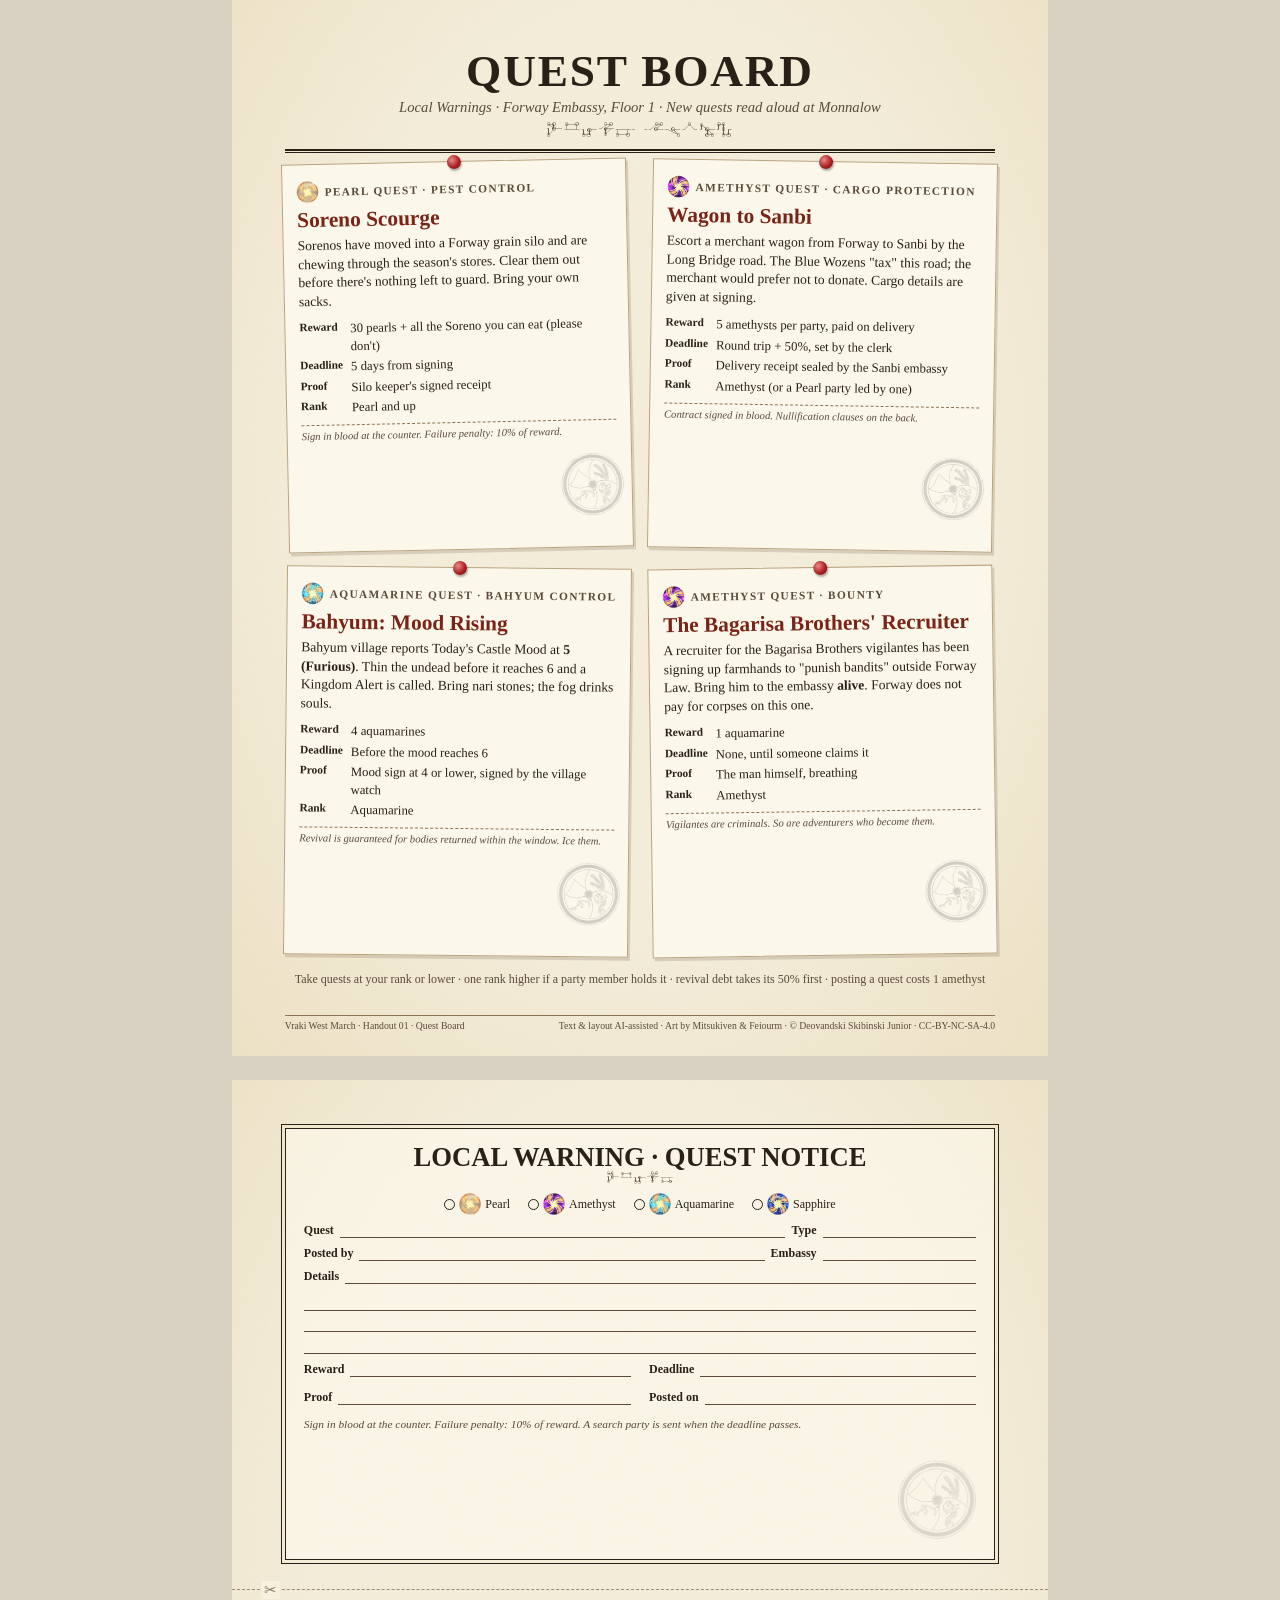
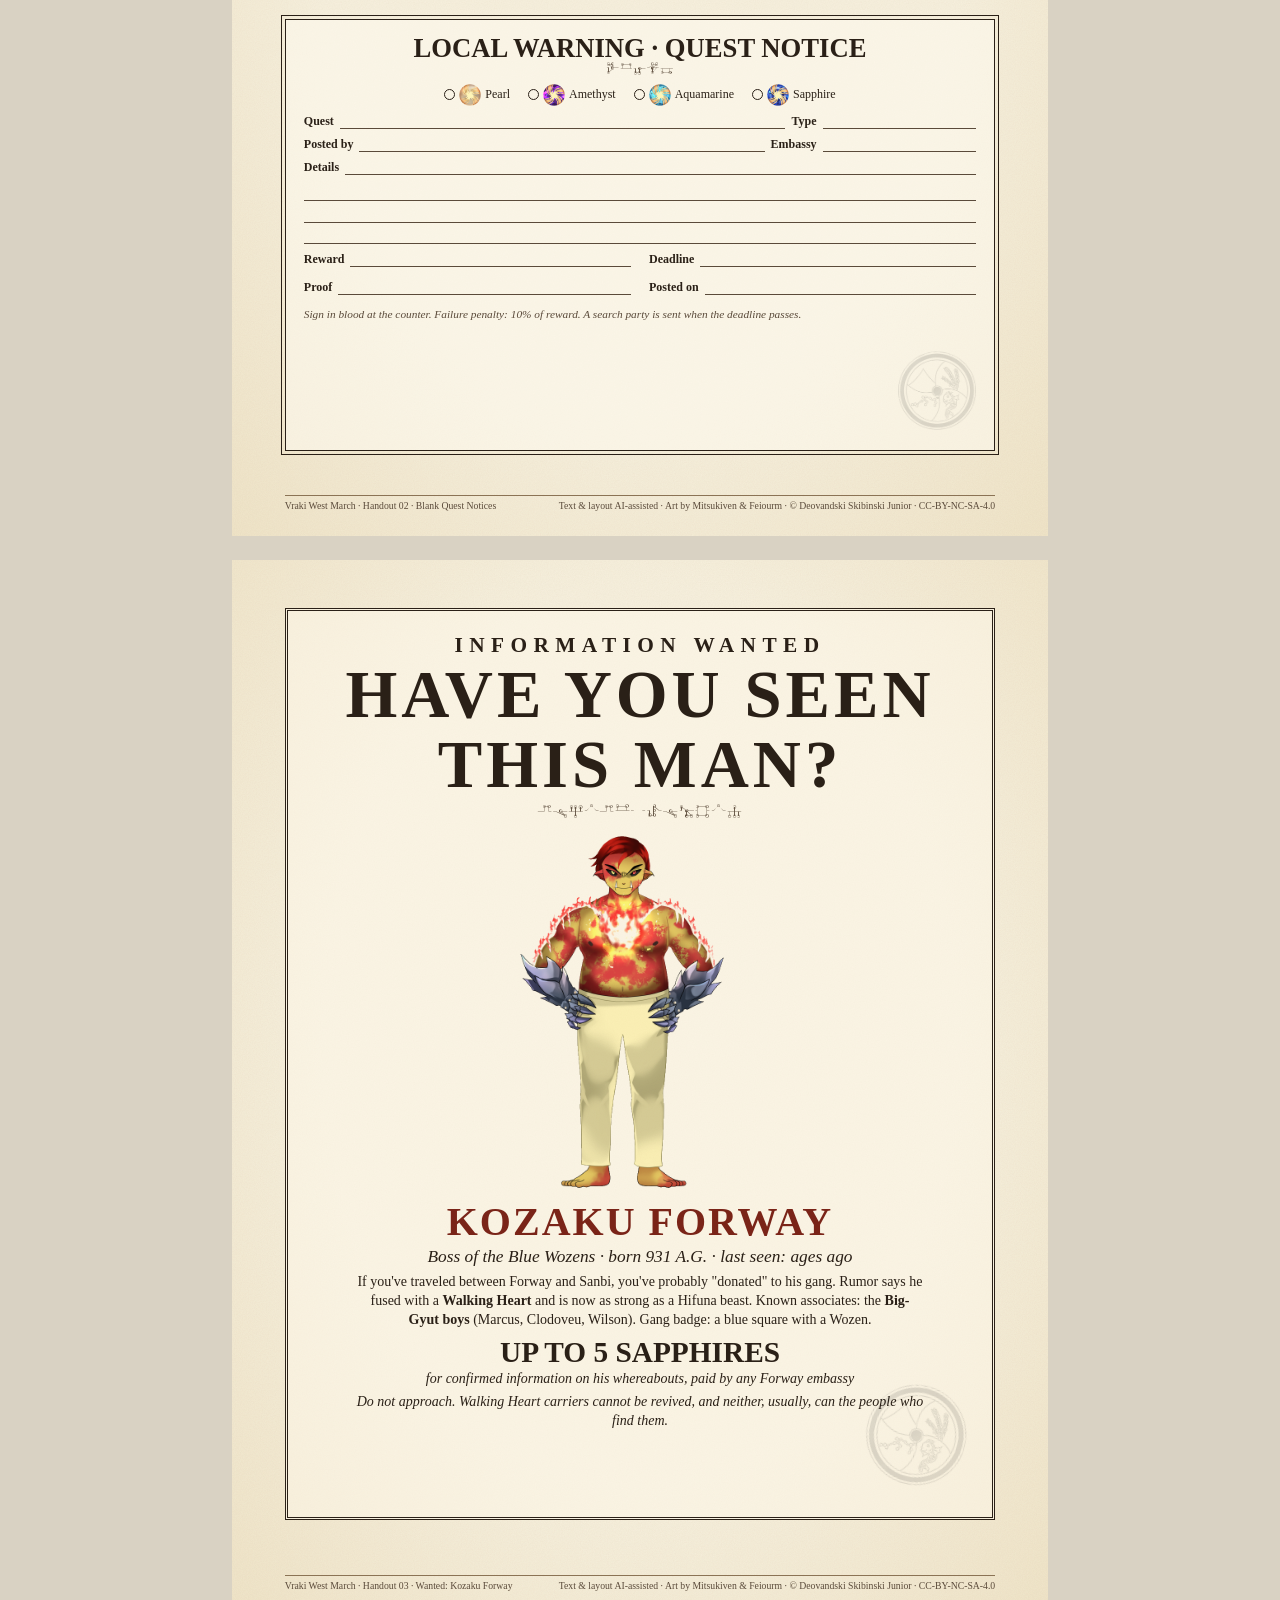
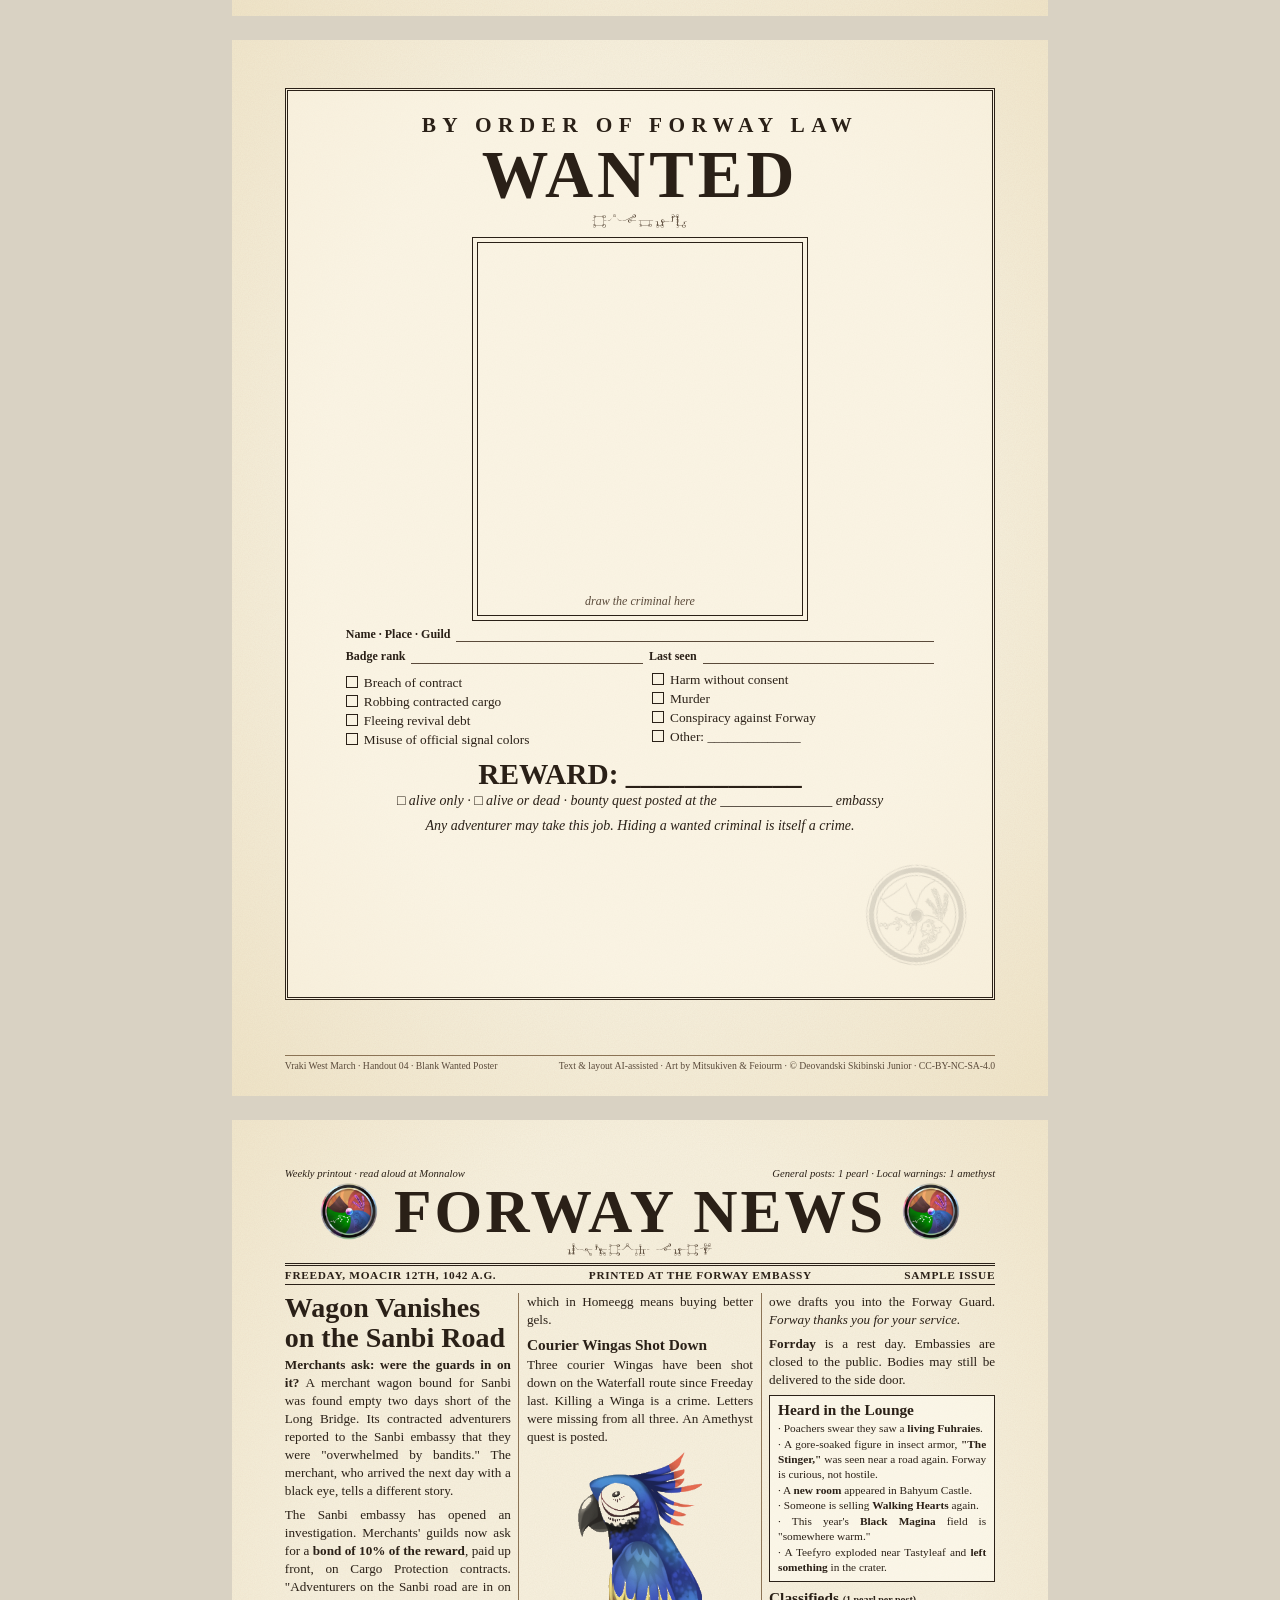
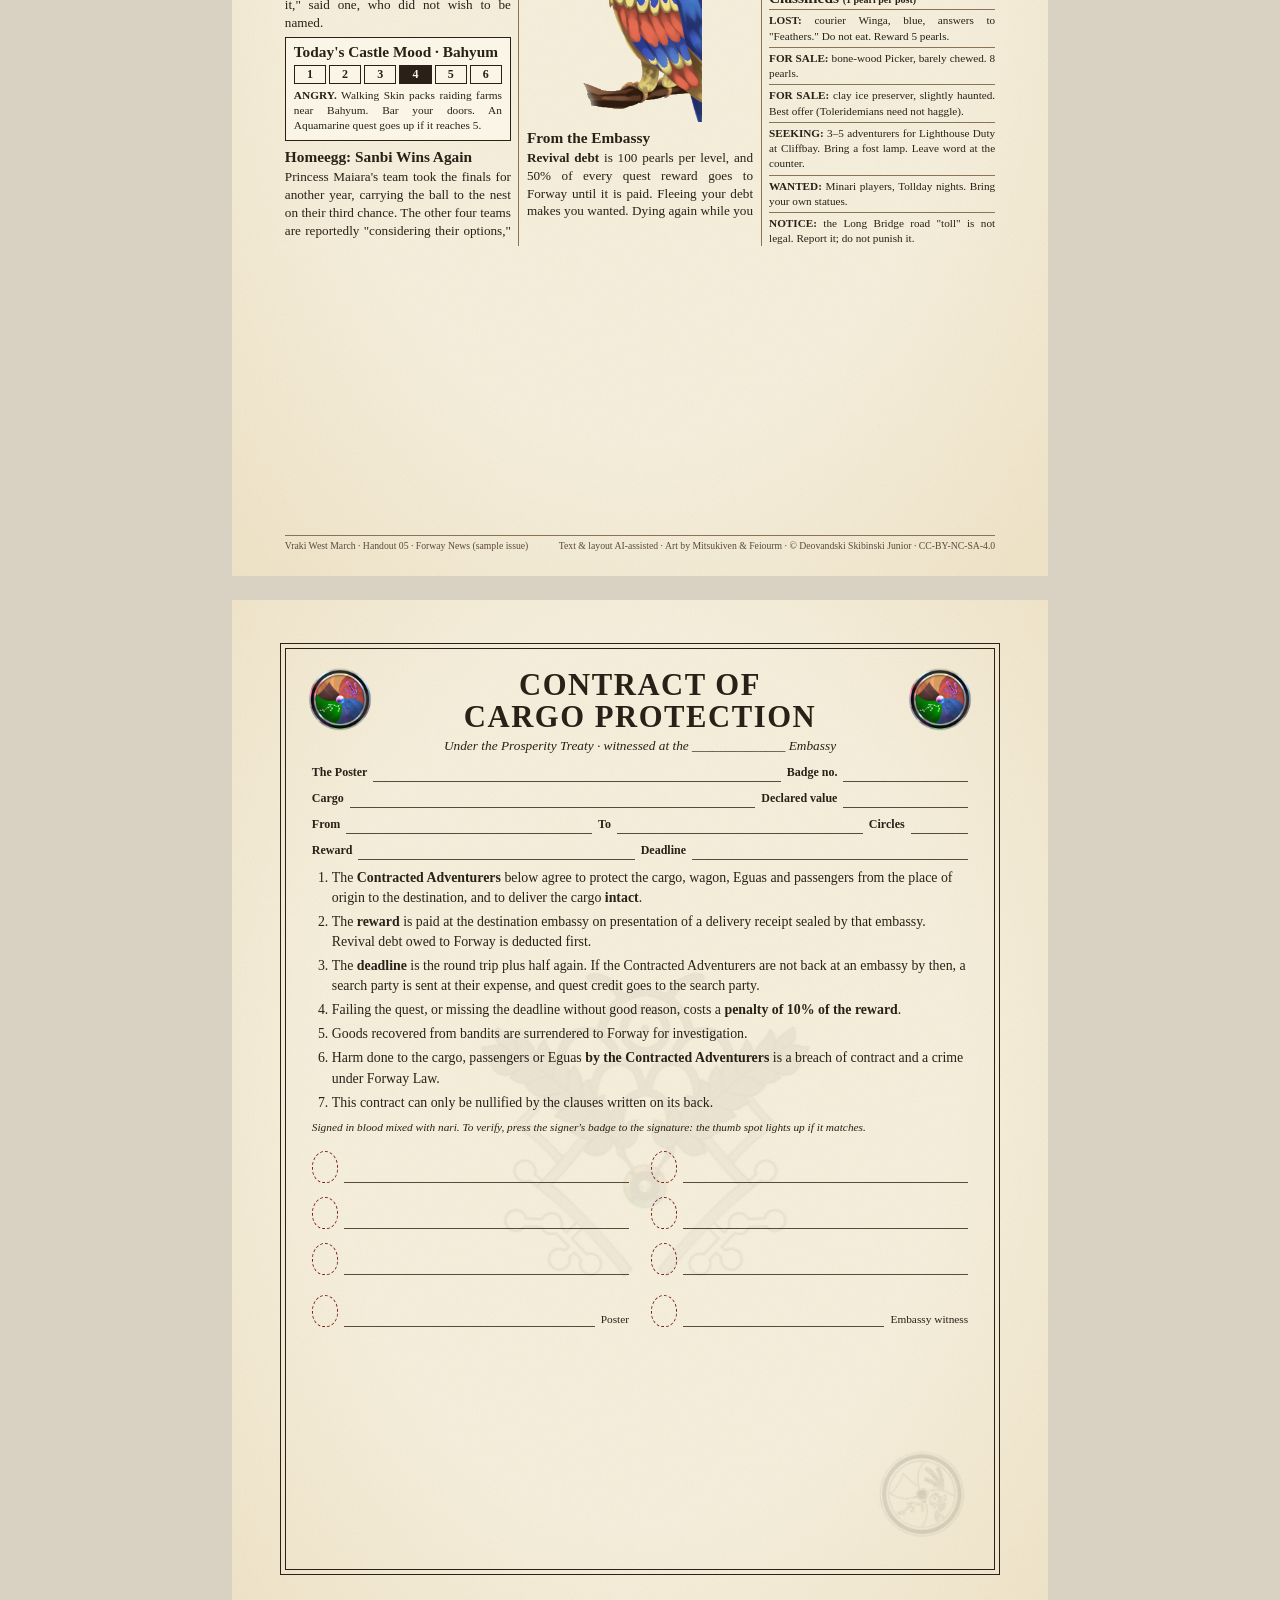
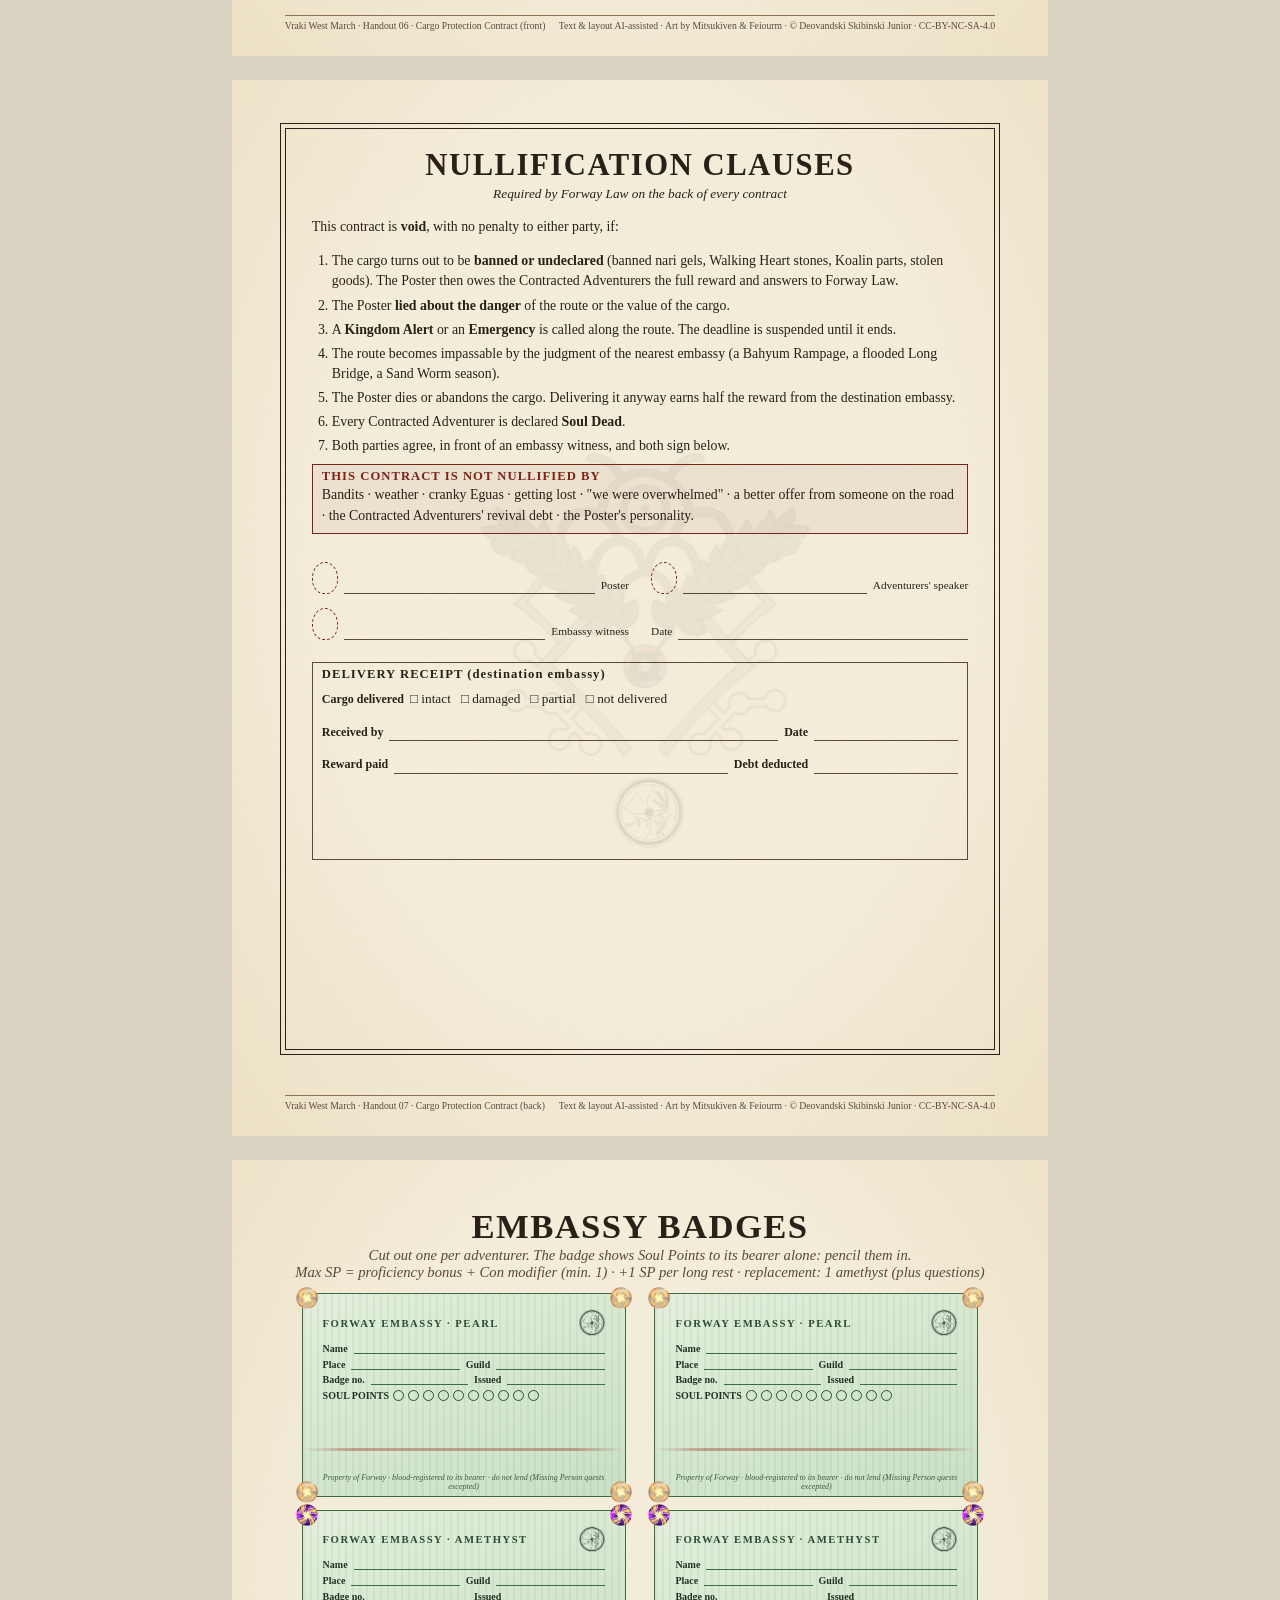
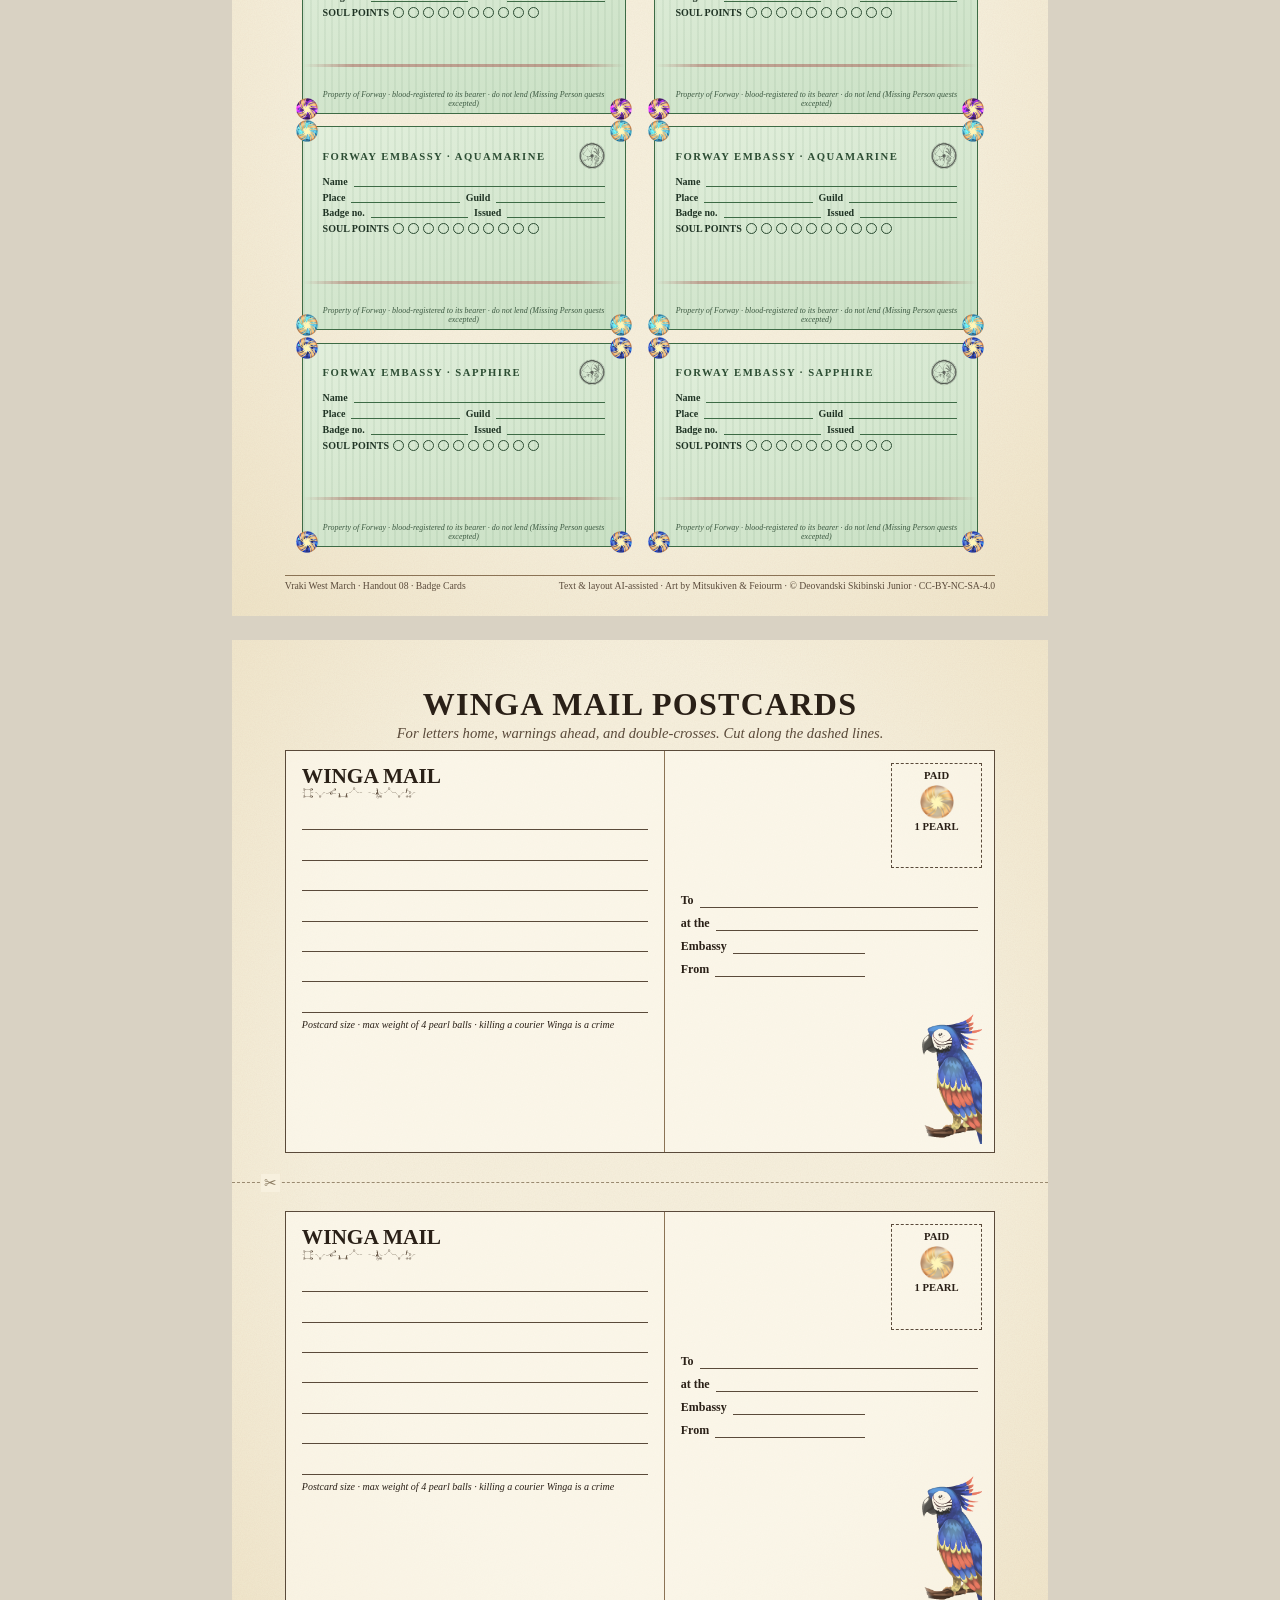
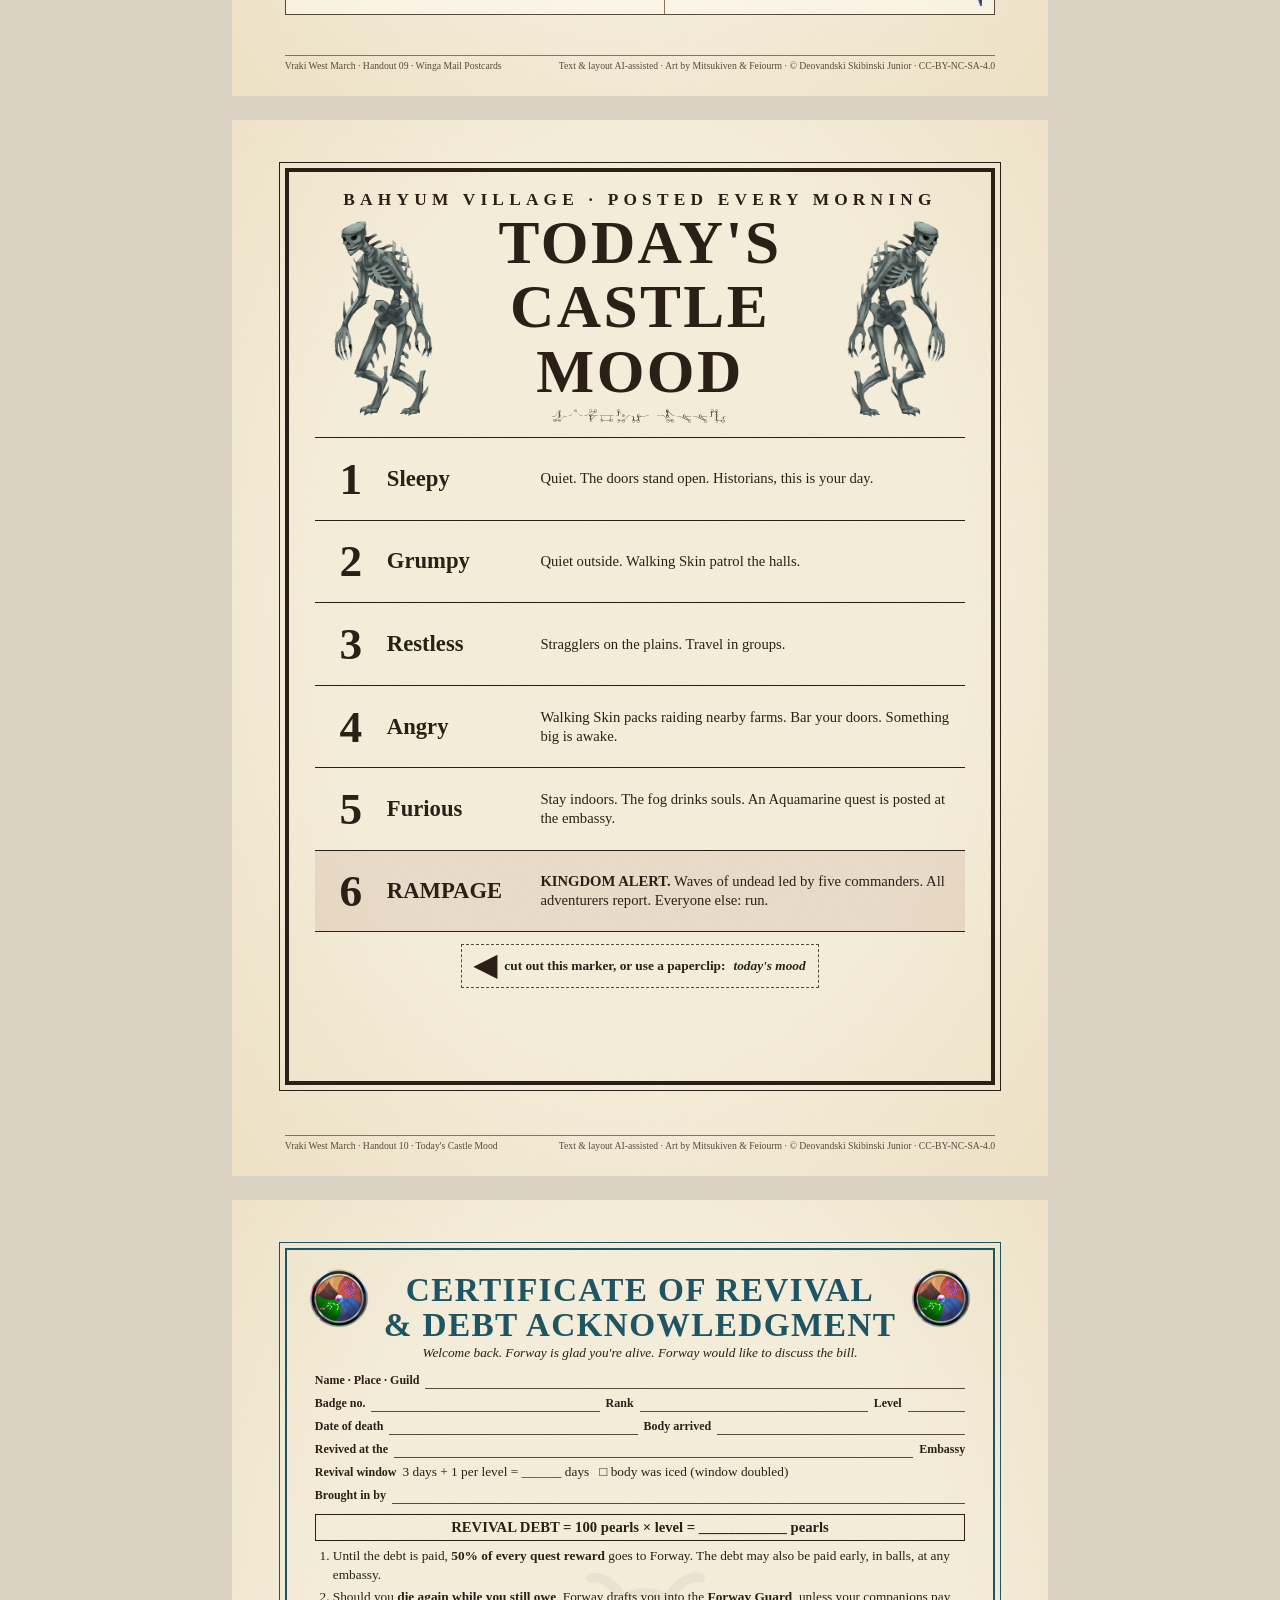
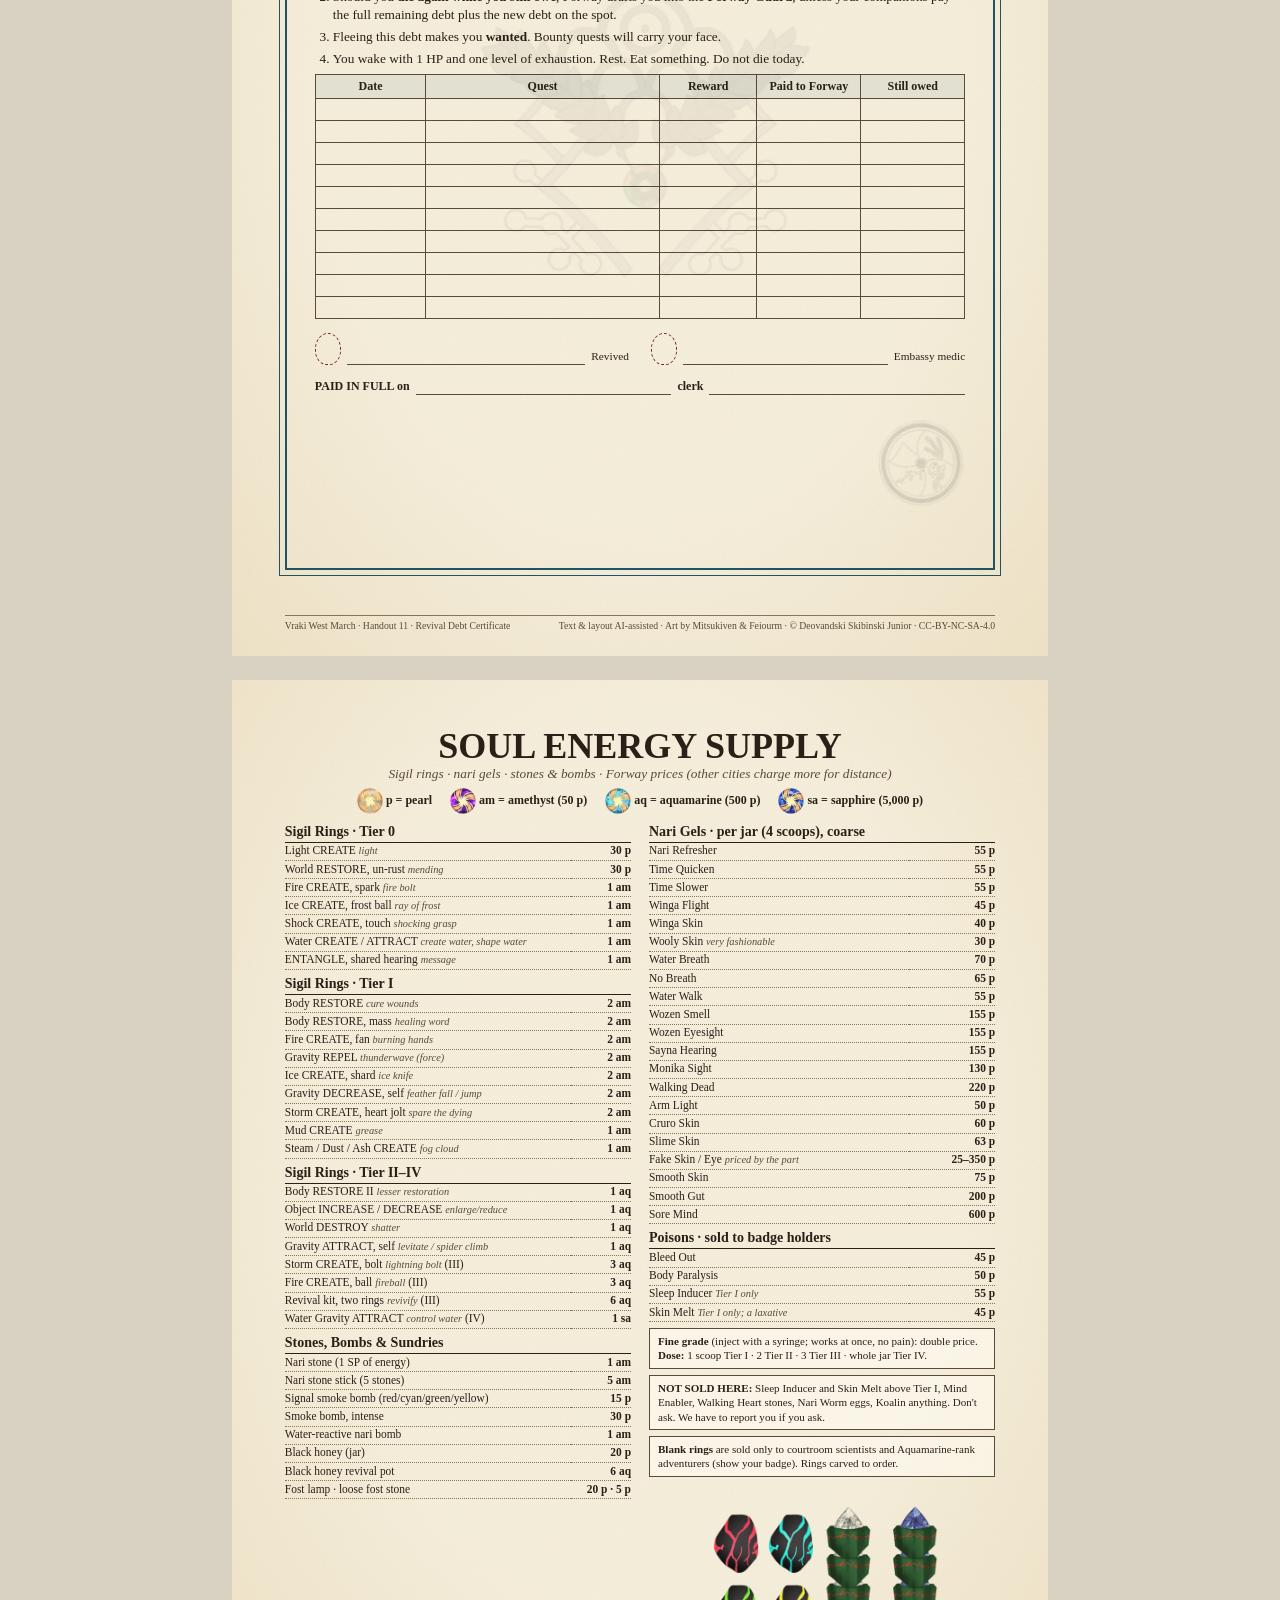
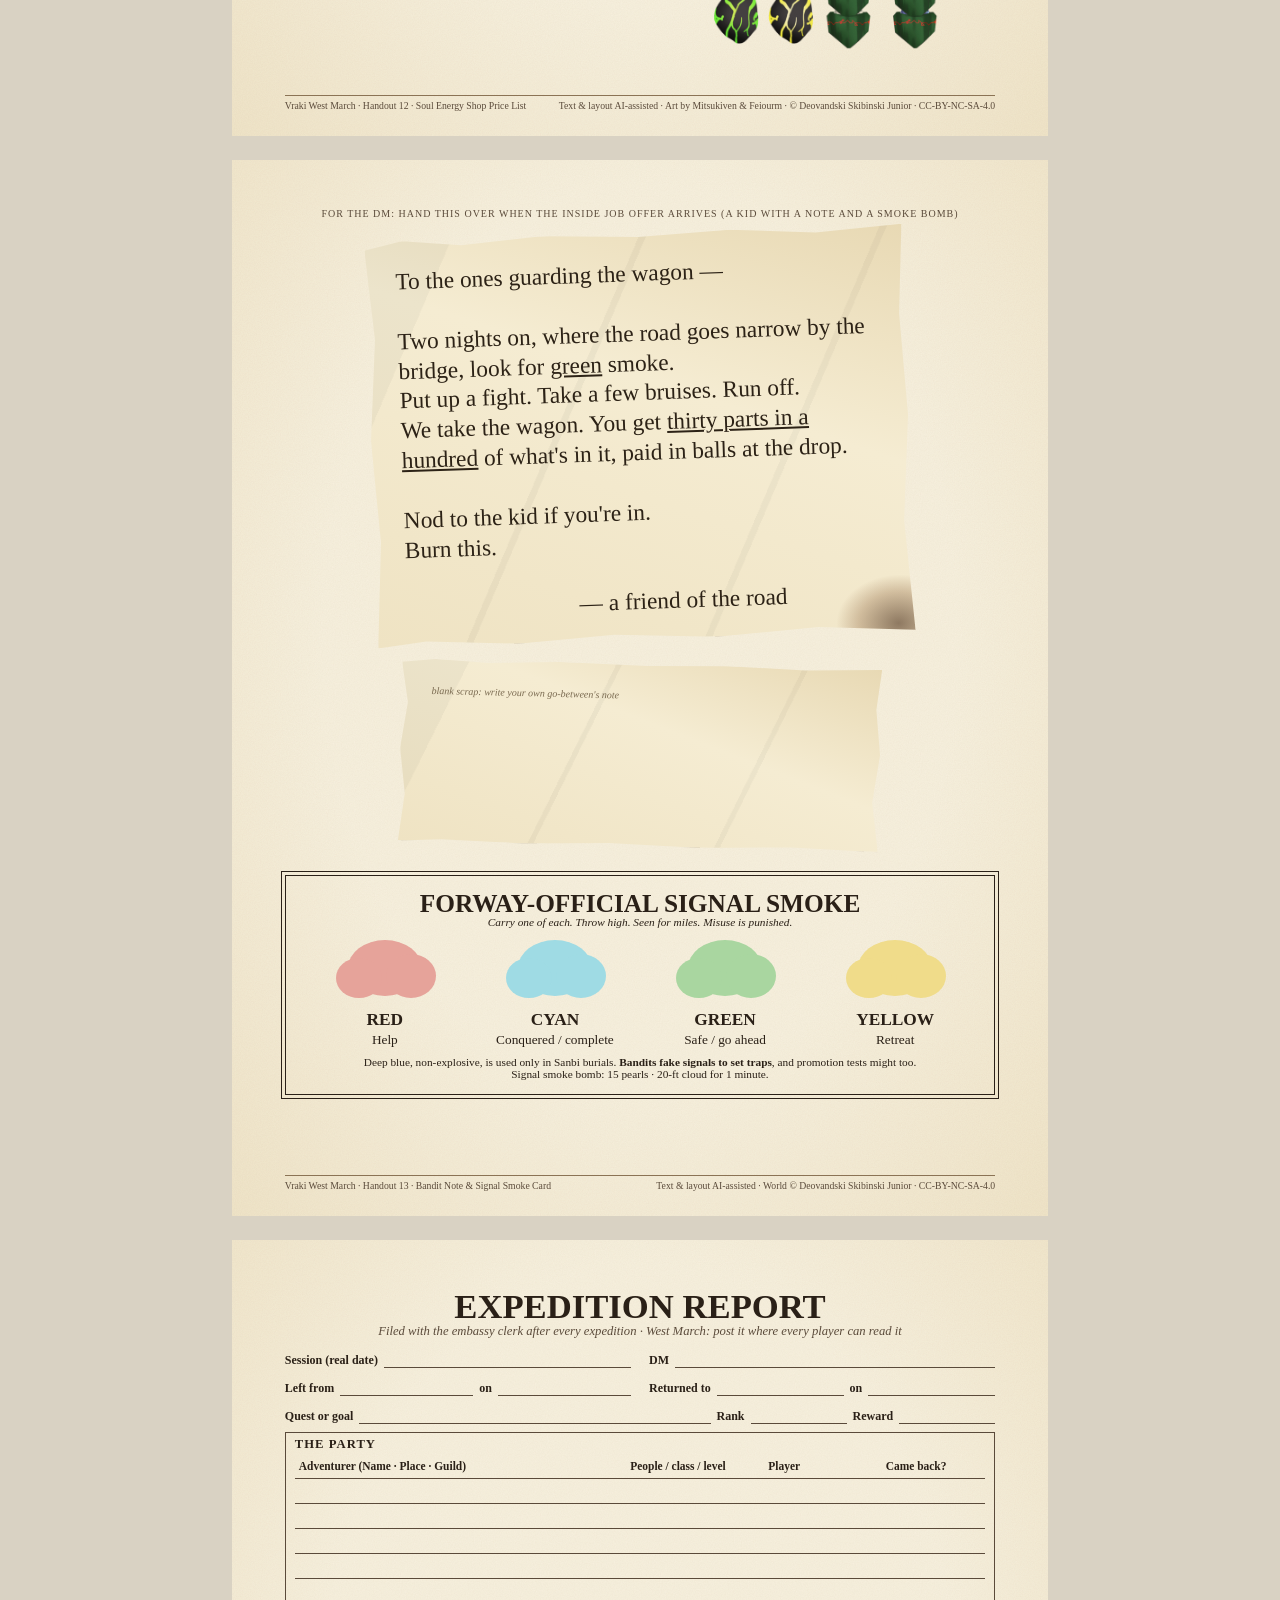
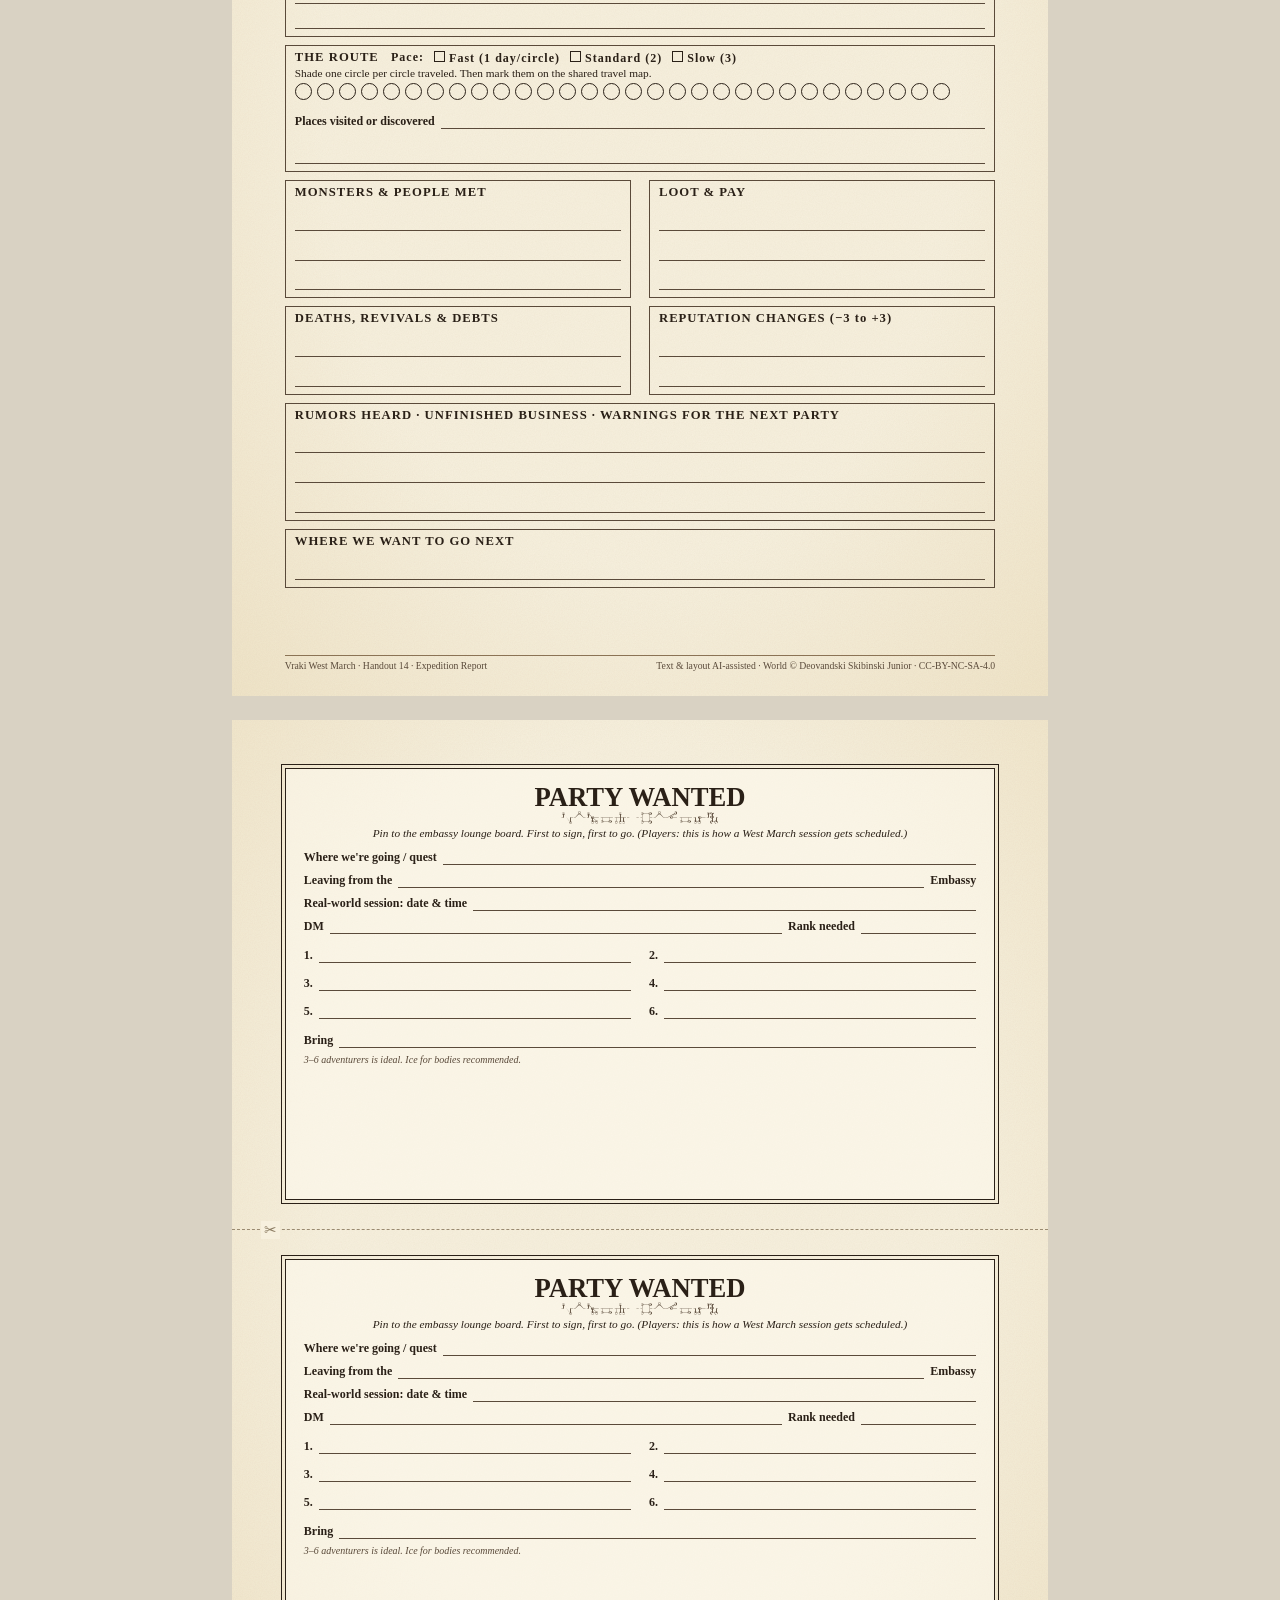
<file: Handouts/source/handouts.html>
<!doctype html>
<html lang="en">
<head>
<meta charset="utf-8">
<title>Vraki West March — Handouts &amp; Props</title>
<style>
@font-face { font-family: "Vraki"; src: url("assets/VrakiHusbandOutWorldSeries-Rg.ttf"); }
@page { size: 8.5in 11in; margin: 0; }
:root {
  --ink: #2a2017; --ink-soft: #5a4a3a; --rule: #8b7355;
  --red: #7a2418; --teal: #1f5463; --paper: #f7f0de; --paper-2: #efe4c8;
  --head: "TeX Gyre Bonum", "Bookman Old Style", "Bookman", Georgia, serif;
  --body: "TeX Gyre Pagella", "Palatino Linotype", Palatino, "Book Antiqua", Georgia, serif;
  --hand: "TeX Gyre Chorus", "URW Chancery L", "Apple Chancery", "Monotype Corsiva", cursive;
  --noise: url("data:image/svg+xml;utf8,<svg xmlns='http://www.w3.org/2000/svg' width='260' height='260'><filter id='n'><feTurbulence type='fractalNoise' baseFrequency='.85' numOctaves='3' stitchTiles='stitch'/><feColorMatrix values='0 0 0 0 .42  0 0 0 0 .32  0 0 0 0 .18  0 0 0 .09 0'/></filter><rect width='100%25' height='100%25' filter='url(%23n)'/></svg>");
}
* { box-sizing: border-box; }
html, body { margin: 0; padding: 0; background: #d9d2c3; color: var(--ink); font-family: var(--body); }
.page {
  width: 8.5in; height: 11in; position: relative; overflow: hidden;
  padding: 0.5in 0.55in 0.6in; margin: 0 auto 24px;
  background: var(--noise), radial-gradient(ellipse at 50% 45%, var(--paper) 55%, var(--paper-2) 100%);
  page-break-after: always; break-after: page;
}
@media print {
  html, body { background: none; }
  /* The printable PDF drops the paper-grain texture: smaller file, less ink. */
  .page { margin: 0; background: radial-gradient(ellipse at 50% 45%, #fbf7ec 60%, #f3ead4 100%); }
}
.foot span { white-space: nowrap; }
.foot span:last-child { margin-left: auto; }
.foot {
  position: absolute; left: 0.55in; right: 0.55in; bottom: 0.25in;
  font: 7.3pt/1.25 var(--body); color: var(--ink-soft); display: flex; flex-wrap: wrap; justify-content: space-between; column-gap: 12px;
  border-top: 0.5px solid var(--rule); padding-top: 4px;
}
h1, h2, h3, h4 { font-family: var(--head); margin: 0; line-height: 1.05; }
.vk { font-family: "Vraki"; letter-spacing: 0.08em; color: var(--ink-soft); }
.center { text-align: center; }
.small { font-size: 8.5pt; }
.tiny { font-size: 7.5pt; }
.hand { font-family: var(--hand); }
.line { border-bottom: 0.8px solid var(--ink-soft); height: 1.35em; }
.field { display: flex; gap: 6px; align-items: flex-end; margin: 5px 0; font-size: 10pt; }
.field b { white-space: nowrap; font-family: var(--head); font-size: 9pt; }
.field .line { flex: 1; }
.ball { width: 22px; height: 22px; vertical-align: middle; }
.rule2 { border: 0; border-top: 2px solid var(--ink); border-bottom: 0.8px solid var(--ink); height: 4px; margin: 6px 0; }
table { border-collapse: collapse; width: 100%; }
.title-band { text-align: center; margin-bottom: 10px; }
.title-band h1 { font-size: 34pt; letter-spacing: 0.04em; }
.title-band .sub { font-style: italic; font-size: 11pt; color: var(--ink-soft); margin-top: 3px; }
.title-band .vk { font-size: 13pt; margin-top: 4px; }
.stamp { position: absolute; opacity: 0.16; mix-blend-mode: multiply; pointer-events: none; }
img.art { mix-blend-mode: multiply; }

/* ---------- 01 quest board ---------- */
.board { display: grid; grid-template-columns: 1fr 1fr; gap: 18px 20px; margin-top: 8px; }
.notice {
  position: relative; background: #fbf7ea; border: 1px solid #b9a37f; padding: 16px 14px 12px;
  box-shadow: 2px 3px 0 rgba(90,70,40,.18); min-height: 4.05in; font-size: 10.2pt; line-height: 1.36;
}
.notice:nth-child(1) { transform: rotate(-1.2deg); }
.notice:nth-child(2) { transform: rotate(0.9deg); }
.notice:nth-child(3) { transform: rotate(0.6deg); }
.notice:nth-child(4) { transform: rotate(-0.8deg); }
.pin { position: absolute; top: -7px; left: 50%; width: 14px; height: 14px; margin-left: -7px; border-radius: 50%;
  background: radial-gradient(circle at 35% 35%, #e88 0, #a22 55%, #611 100%); box-shadow: 1px 2px 2px rgba(0,0,0,.3); }
.notice .rank { display: flex; align-items: center; gap: 6px; font: bold 8.5pt var(--head); letter-spacing: .12em; color: var(--ink-soft); }
.notice h3 { font-size: 16pt; margin: 6px 0 6px; color: var(--red); }
.notice dl { display: grid; grid-template-columns: auto 1fr; gap: 3px 8px; margin: 10px 0 0; font-size: 9.6pt; }
.notice dt { font: bold 8.5pt var(--head); }
.notice dd { margin: 0; }
.notice .sig { margin-top: 8px; font-size: 8pt; font-style: italic; color: var(--ink-soft); border-top: 0.6px dashed var(--rule); padding-top: 4px; }
.notice .seal { position: absolute; right: 8px; bottom: 26px; width: 62px; opacity: .22; mix-blend-mode: multiply; transform: rotate(-12deg); }
.board-rules { margin-top: 16px; font-size: 9pt; text-align: center; color: var(--ink-soft); }

/* ---------- 02 blank notices / party wanted ---------- */
.half { height: 4.5in; border: 1.4px solid var(--ink); outline: 0.6px solid var(--ink); outline-offset: 3px; padding: 14px 18px; position: relative; margin-bottom: 0.3in; background: rgba(255,252,240,.55); }
.half h2 { font-size: 20pt; text-align: center; }
.half .vk { text-align: center; font-size: 10pt; }
.ranks { display: flex; justify-content: center; gap: 18px; margin: 8px 0 4px; font: 9pt var(--head); }
.ranks span { display: flex; align-items: center; gap: 4px; }
.ranks i { display: inline-block; width: 11px; height: 11px; border: 1px solid var(--ink); border-radius: 50%; }
.cols2 { display: grid; grid-template-columns: 1fr 1fr; gap: 0 18px; }
.cut { border-top: 1px dashed #9a8a70; position: relative; margin: 0 -0.55in 0.3in; }
.cut::after { content: "✂"; position: absolute; left: 0.3in; top: -9px; font-size: 11pt; color: #8a7a60; background: var(--paper); padding: 0 3px; }

/* ---------- 03/04 wanted ---------- */
.wanted { border: 3px double var(--ink); height: 9.5in; padding: 22px 28px; text-align: center; position: relative; background: rgba(255,250,235,.5); }
.wanted .kicker { font: bold 16pt var(--head); letter-spacing: .3em; }
.wanted h1 { font-size: 50pt; letter-spacing: .06em; margin: 2px 0; }
.wanted .name { font: bold 30pt var(--head); letter-spacing: .05em; color: var(--red); margin-top: 6px; }
.wanted .aka { font-style: italic; font-size: 13pt; margin-top: 2px; }
.portrait { height: 3.75in; margin: 12px auto 6px; display: flex; justify-content: center; align-items: flex-end; position: relative; }
.portrait img { height: 100%; }
.frame { width: 3.4in; height: 3.9in; margin: 12px auto 8px; border: 1.5px solid var(--ink); outline: .6px solid var(--ink); outline-offset: 4px; display: flex; align-items: flex-end; justify-content: center; font-style: italic; color: var(--ink-soft); font-size: 9pt; padding-bottom: 6px; }
.reward { font: bold 22pt var(--head); margin-top: 6px; }
.reward small { display: block; font: italic 10.5pt var(--body); margin-top: 2px; }
.wanted p { margin: 6px 40px; font-size: 10.5pt; line-height: 1.35; }
.checks { text-align: left; columns: 2; column-gap: 24px; margin: 8px 30px; font-size: 10pt; }
.checks div { break-inside: avoid; margin: 3px 0; }
.checks div::before { content: ""; display: inline-block; width: 10px; height: 10px; border: 1px solid var(--ink); margin-right: 6px; vertical-align: -1px; }

/* ---------- 05 news ---------- */
.mast { text-align: center; border-bottom: 3px double var(--ink); padding-bottom: 6px; }
.mast .top { display: flex; justify-content: space-between; font-size: 8pt; font-style: italic; }
.mast h1 { font-size: 46pt; white-space: nowrap; letter-spacing: .05em; display: flex; justify-content: center; align-items: center; gap: 16px; }
.mast h1 img { width: 58px; }
.dateline { display: flex; justify-content: space-between; font: bold 8.5pt var(--head); border-bottom: 1px solid var(--ink); padding: 3px 0; letter-spacing: .06em; }
.news { columns: 3; column-gap: 16px; column-rule: 0.6px solid var(--rule); font-size: 9.9pt; line-height: 1.36; margin-top: 8px; text-align: justify; hyphens: auto; }
.news h2 { font-size: 17pt; text-align: left; margin: 0 0 4px; }
.news h3 { font-size: 11.5pt; text-align: left; margin: 8px 0 3px; }
.news p { margin: 0 0 6px; }
.news .lead h2 { font-size: 21pt; }
.news .box { border: 1px solid var(--ink); padding: 6px 8px; margin: 6px 0 8px; break-inside: avoid; background: rgba(255,252,240,.6); }
.news .classified { font-size: 8.4pt; border-top: 0.6px solid var(--rule); padding-top: 3px; margin-top: 3px; }
.news .classified b { font-family: var(--head); }
.news img.art { width: 100%; }
.moodbar { display: flex; gap: 3px; margin: 4px 0; }
.moodbar span { flex: 1; text-align: center; border: 1px solid var(--ink); font: bold 9pt var(--head); padding: 1px 0; }
.moodbar span.on { background: var(--ink); color: var(--paper); }

/* ---------- 06/07 contract ---------- */
.contract { border: 1.5px solid var(--ink); outline: .6px solid var(--ink); outline-offset: 4px; height: 9.6in; padding: 20px 26px; position: relative; font-size: 10.4pt; line-height: 1.45; }
.contract .field { margin: 8px 0; }
.contract .sigs .sig { height: 40px; }
.contract h1 { font-size: 23pt; text-align: center; letter-spacing: .05em; }
.contract .sub { text-align: center; font-style: italic; font-size: 10pt; margin: 3px 0 4px; }
.contract ol { padding-left: 20px; margin: 6px 0; }
.contract li { margin: 4px 0; }
.contract .emblem { position: absolute; top: 18px; width: 64px; }
.sigs { display: grid; grid-template-columns: 1fr 1fr; gap: 6px 22px; margin-top: 8px; }
.sig { display: flex; align-items: flex-end; gap: 6px; font-size: 8.5pt; }
.sig .line { flex: 1; }
.thumb { width: 26px; height: 32px; border: 1px dashed var(--red); border-radius: 50% 50% 45% 45%; flex: none; }
.watermark { position: absolute; left: 50%; top: 52%; width: 4.6in; transform: translate(-50%,-50%); opacity: .07; mix-blend-mode: multiply; }

/* ---------- 08 badges ---------- */
.badges { display: grid; grid-template-columns: 3.375in 3.375in; gap: 0.13in 0.3in; justify-content: center; margin-top: 12px; }
.badge {
  width: 3.375in; height: 2.125in; position: relative; border-radius: 6px; padding: 14px 20px 10px;
  background: repeating-linear-gradient(90deg, rgba(40,90,50,.06) 0 2px, transparent 2px 7px), linear-gradient(160deg, #e2efdc, #c9e0c4);
  border: 1.2px solid #3d6b45; font-size: 8pt; color: #1f3324;
}
.badge img.c { position: absolute; width: 22px; height: 22px; }
.badge img.tl { top: -7px; left: -7px; } .badge img.tr { top: -7px; right: -7px; }
.badge img.bl { bottom: -7px; left: -7px; } .badge img.br { bottom: -7px; right: -7px; }
.badge .bh { display: flex; justify-content: space-between; align-items: center; font: bold 8pt var(--head); letter-spacing: .14em; color: #2c4d33; }
.badge .bh img { width: 26px; opacity: .8; }
.badge .field { margin: 3px 0; font-size: 8pt; }
.badge .field b { font-size: 7.5pt; }
.badge .line { border-color: #3d6b45; height: 1.2em; }
.sp { display: flex; align-items: center; gap: 4px; margin-top: 5px; font: bold 7.5pt var(--head); }
.sp i { width: 11px; height: 11px; border: 1px solid #2c4d33; border-radius: 50%; display: inline-block; }
.badge .fine { position: absolute; bottom: 5px; left: 20px; right: 20px; font-size: 6pt; font-style: italic; text-align: center; color: #3d5a42; }
.badge .stripe { position: absolute; left: 0; right: 0; top: 76%; height: 3px; background: linear-gradient(90deg, transparent, rgba(150,30,30,.35) 15%, rgba(150,30,30,.35) 85%, transparent); }

/* ---------- 09 postcards ---------- */
.postcard { width: 7.4in; height: 4.2in; margin: 0 auto; border: 1px solid var(--ink-soft); display: grid; grid-template-columns: 1.15fr 1fr; position: relative; background: rgba(255,252,242,.6); }
.postcard + .cut { margin-top: 0.3in; }
.postcard .msg { padding: 14px 16px; border-right: 1px solid var(--rule); position: relative; }
.postcard .msg h3 { font-size: 16pt; }
.postcard .msg .vk { font-size: 9pt; }
.postcard .msg .lines .line { height: 1.9em; }
.postcard .addr { padding: 14px 16px; position: relative; }
.postbox { position: absolute; top: 12px; right: 12px; width: 0.95in; height: 1.1in; border: 1px dashed var(--ink-soft); text-align: center; font: bold 8pt var(--head); padding-top: 6px; }
.postbox img { width: 34px; display: block; margin: 4px auto 2px; }
.postcard img.winga { position: absolute; bottom: 8px; right: 12px; height: 1.35in; opacity: .9; }
.postcard .addr .field { width: 100%; }

/* ---------- 10 castle mood ---------- */
.moodsign { border: 4px solid var(--ink); outline: 1px solid var(--ink); outline-offset: 5px; height: 9.55in; padding: 18px 26px; position: relative; text-align: center; }
.moodsign h1 { font-size: 46pt; letter-spacing: .04em; }
.moodsign .kicker { font: bold 13pt var(--head); letter-spacing: .3em; }
.moodrows { margin-top: 12px; text-align: left; }
.moodrow { display: grid; grid-template-columns: 0.75in 1.6in 1fr; align-items: center; border-top: 1px solid var(--ink); min-height: 0.86in; }
.moodrow:last-child { border-bottom: 1px solid var(--ink); }
.moodrow .n { font: bold 34pt var(--head); text-align: center; }
.moodrow .nm { font: bold 17pt var(--head); }
.moodrow .tx { font-size: 11pt; line-height: 1.3; padding: 4px 0; }
.moodrow.rampage { background: rgba(122,36,24,.09); }
.moodhead { display: grid; grid-template-columns: 1.5in 1fr 1.5in; align-items: center; }
.moodhead img { height: 2.1in; justify-self: center; }
.marker { display: inline-flex; align-items: center; gap: 8px; border: 1px dashed var(--ink-soft); padding: 6px 12px; margin-top: 12px; font: bold 10pt var(--head); }
.marker .arrow { font-size: 22pt; line-height: 1; }

/* ---------- 11 revival ---------- */
.cert { border: 2px solid var(--teal); outline: .6px solid var(--teal); outline-offset: 5px; height: 9.6in; padding: 22px 28px; position: relative; font-size: 10pt; line-height: 1.4; }
.cert h1 { text-align: center; font-size: 25pt; color: var(--teal); letter-spacing: .04em; }
.cert .sub { text-align: center; font-style: italic; margin: 2px 0 8px; }
.ledger th, .ledger td { border: 0.8px solid var(--ink-soft); padding: 3px 5px; font-size: 9pt; height: 22px; }
.ledger th { font-family: var(--head); background: rgba(31,84,99,.08); }
.terms { margin: 6px 0; padding-left: 18px; }
.terms li { margin: 3px 0; }

/* ---------- 12 shop ---------- */
.shop h1 { font-size: 27pt; text-align: center; }
.shop .sub { text-align: center; font-style: italic; font-size: 10pt; color: var(--ink-soft); margin-bottom: 6px; }
.shopcols { display: grid; grid-template-columns: 1fr 1fr; gap: 0 18px; }
.price { width: 100%; font-size: 8.6pt; line-height: 1.22; }
.price th { text-align: left; font: bold 10.5pt var(--head); border-bottom: 1.4px solid var(--ink); padding: 6px 0 2px; }
.price td { padding: 1.6px 0; border-bottom: 0.4px dotted var(--rule); vertical-align: top; }
.price td.p { text-align: right; white-space: nowrap; padding-left: 6px; font-weight: bold; }
.price td i { color: var(--ink-soft); font-size: 7.8pt; }
.shopnote { font-size: 8.3pt; margin-top: 6px; border: 0.8px solid var(--ink-soft); padding: 5px 8px; line-height: 1.3; background: rgba(255,252,240,.6); }

/* ---------- 13 bandit note + smoke ---------- */
.scrap {
  width: 5.6in; margin: 0.15in auto 0; padding: 26px 30px 22px; position: relative; transform: rotate(-2deg);
  background: linear-gradient(115deg, rgba(0,0,0,.035) 0 12%, transparent 12% 38%, rgba(0,0,0,.04) 38% 39%, transparent 39% 71%, rgba(0,0,0,.035) 71% 72%, transparent 72%), linear-gradient(20deg, #efe3c3, #f5ecd2 60%, #e8d9b4);
  box-shadow: 3px 4px 0 rgba(80,60,30,.15);
  clip-path: polygon(0 2%, 7% 0, 18% 1.5%, 33% 0, 51% 1%, 68% 0, 84% 1.4%, 100% 0, 99% 22%, 100% 47%, 98.6% 73%, 100% 100%, 82% 98.5%, 63% 100%, 44% 98.6%, 26% 100%, 9% 98.7%, 0 100%, 1.2% 74%, 0 49%, 1.4% 24%);
}
.scrap .hand { font-size: 17.5pt; line-height: 1.28; color: #2c2216; }
.scrap .burn { position: absolute; right: -10px; bottom: -14px; width: 90px; height: 70px; background: radial-gradient(ellipse at 70% 70%, rgba(60,30,10,.55), rgba(110,60,20,.25) 45%, transparent 70%); }
.smoke { border: 1.5px solid var(--ink); outline: .6px solid var(--ink); outline-offset: 3px; margin-top: 0.55in; padding: 14px 20px; }
.smoke h2 { text-align: center; font-size: 19pt; }
.puffs { display: grid; grid-template-columns: repeat(4, 1fr); gap: 12px; margin: 12px 0 8px; text-align: center; }
.puff { width: 74px; height: 56px; margin: 0 auto 4px; border-radius: 50%; position: relative; }
.puff::before, .puff::after { content: ""; position: absolute; border-radius: 50%; background: inherit; }
.puff::before { width: 46px; height: 40px; left: -12px; top: 18px; }
.puff::after { width: 50px; height: 44px; right: -14px; top: 14px; }
.puff.red { background: #e6a39a; } .puff.cyan { background: #9fdbe4; } .puff.green { background: #a9d6a0; } .puff.yellow { background: #f0dc8a; }
.puffs b { font: bold 13pt var(--head); display: block; margin-top: 14px; }
.puffs span { font-size: 10pt; }

/* ---------- 14 expedition report ---------- */
.report h1 { font-size: 26pt; text-align: center; }
.report .sub { text-align: center; font-style: italic; font-size: 9.5pt; color: var(--ink-soft); }
.box2 { border: 1px solid var(--ink-soft); padding: 5px 9px 7px; margin-top: 8px; position: relative; }
.box2 > h4 { font-size: 9.5pt; letter-spacing: .08em; margin-bottom: 2px; }
.box2 .line { height: 1.85em; }
.party th, .party td { border-bottom: 0.7px solid var(--ink-soft); font-size: 8.6pt; height: 25px; text-align: left; padding: 0 4px; }
.party th { font-family: var(--head); }
.circles { display: flex; flex-wrap: wrap; gap: 5px; margin: 4px 0; }
.circles i { width: 17px; height: 17px; border: 1.1px solid var(--ink); border-radius: 50%; display: inline-block; }
.pace { display: inline-flex; gap: 10px; font-size: 9pt; margin-left: 8px; }
.pace span::before { content: ""; display: inline-block; width: 9px; height: 9px; border: 1px solid var(--ink); margin-right: 4px; }

/* ---------- 15 reference ---------- */
.ref h1 { font-size: 26pt; text-align: center; }
.ref .sub { text-align: center; font-style: italic; font-size: 9.5pt; color: var(--ink-soft); margin-bottom: 4px; }
.refgrid { display: grid; grid-template-columns: 1fr 1fr; gap: 12px 16px; font-size: 9.7pt; line-height: 1.38; margin-top: 6px; }
.refbox { border: 1px solid var(--ink-soft); padding: 6px 10px 8px; background: rgba(255,252,240,.55); }
.refbox h3 { font-size: 11.5pt; border-bottom: 1px solid var(--ink); padding-bottom: 2px; margin-bottom: 4px; }
.refbox table td, .refbox table th { padding: 2px 3px; border-bottom: .4px dotted var(--rule); font-size: 9.2pt; text-align: left; }
.refbox table th { font-family: var(--head); }
.money { display: flex; align-items: center; justify-content: space-between; gap: 4px; margin: 4px 0; font: bold 9.5pt var(--head); }
.money span { display: flex; align-items: center; gap: 3px; }
.money img { width: 26px; }
.big { font: bold 11pt var(--head); text-align: center; border: 1px solid var(--ink); padding: 4px; margin: 4px 0; }
</style>
</head>
<body>

<!-- ===================================================== 01 QUEST BOARD -->
<section class="page" id="h01">
  <div class="title-band">
    <h1>QUEST BOARD</h1>
    <div class="sub">Local Warnings · Forway Embassy, Floor 1 · New quests read aloud at Monnalow</div>
    <div class="vk">QUEST BOARD</div>
  </div>
  <hr class="rule2">
  <div class="board">
    <div class="notice"><div class="pin"></div>
      <div class="rank"><img class="ball" src="assets/pearl.png" alt="">PEARL QUEST · PEST CONTROL</div>
      <h3>Soreno Scourge</h3>
      Sorenos have moved into a Forway grain silo and are chewing through the season's stores. Clear them out before there's nothing left to guard. Bring your own sacks.
      <dl>
        <dt>Reward</dt><dd>30 pearls + all the Soreno you can eat (please don't)</dd>
        <dt>Deadline</dt><dd>5 days from signing</dd>
        <dt>Proof</dt><dd>Silo keeper's signed receipt</dd>
        <dt>Rank</dt><dd>Pearl and up</dd>
      </dl>
      <img class="seal" src="assets/forway-stamp.png" alt="">
      <div class="sig">Sign in blood at the counter. Failure penalty: 10% of reward.</div>
    </div>
    <div class="notice"><div class="pin"></div>
      <div class="rank"><img class="ball" src="assets/amethyst.png" alt="">AMETHYST QUEST · CARGO PROTECTION</div>
      <h3>Wagon to Sanbi</h3>
      Escort a merchant wagon from Forway to Sanbi by the Long Bridge road. The Blue Wozens "tax" this road; the merchant would prefer not to donate. Cargo details are given at signing.
      <dl>
        <dt>Reward</dt><dd>5 amethysts per party, paid on delivery</dd>
        <dt>Deadline</dt><dd>Round trip + 50%, set by the clerk</dd>
        <dt>Proof</dt><dd>Delivery receipt sealed by the Sanbi embassy</dd>
        <dt>Rank</dt><dd>Amethyst (or a Pearl party led by one)</dd>
      </dl>
      <img class="seal" src="assets/forway-stamp.png" alt="">
      <div class="sig">Contract signed in blood. Nullification clauses on the back.</div>
    </div>
    <div class="notice"><div class="pin"></div>
      <div class="rank"><img class="ball" src="assets/aquamarine.png" alt="">AQUAMARINE QUEST · BAHYUM CONTROL</div>
      <h3>Bahyum: Mood Rising</h3>
      Bahyum village reports Today's Castle Mood at <b>5 (Furious)</b>. Thin the undead before it reaches 6 and a Kingdom Alert is called. Bring nari stones; the fog drinks souls.
      <dl>
        <dt>Reward</dt><dd>4 aquamarines</dd>
        <dt>Deadline</dt><dd>Before the mood reaches 6</dd>
        <dt>Proof</dt><dd>Mood sign at 4 or lower, signed by the village watch</dd>
        <dt>Rank</dt><dd>Aquamarine</dd>
      </dl>
      <img class="seal" src="assets/forway-stamp.png" alt="">
      <div class="sig">Revival is guaranteed for bodies returned within the window. Ice them.</div>
    </div>
    <div class="notice"><div class="pin"></div>
      <div class="rank"><img class="ball" src="assets/amethyst.png" alt="">AMETHYST QUEST · BOUNTY</div>
      <h3>The Bagarisa Brothers' Recruiter</h3>
      A recruiter for the Bagarisa Brothers vigilantes has been signing up farmhands to "punish bandits" outside Forway Law. Bring him to the embassy <b>alive</b>. Forway does not pay for corpses on this one.
      <dl>
        <dt>Reward</dt><dd>1 aquamarine</dd>
        <dt>Deadline</dt><dd>None, until someone claims it</dd>
        <dt>Proof</dt><dd>The man himself, breathing</dd>
        <dt>Rank</dt><dd>Amethyst</dd>
      </dl>
      <img class="seal" src="assets/forway-stamp.png" alt="">
      <div class="sig">Vigilantes are criminals. So are adventurers who become them.</div>
    </div>
  </div>
  <div class="board-rules">Take quests at your rank or lower · one rank higher if a party member holds it · revival debt takes its 50% first · posting a quest costs 1 amethyst</div>
  <div class="foot"><span>Vraki West March · Handout 01 · Quest Board</span><span>Text &amp; layout AI-assisted · Art by Mitsukiven &amp; Feiourm · © Deovandski Skibinski Junior · CC-BY-NC-SA-4.0</span></div>
</section>

<!-- ===================================================== 02 BLANK QUEST NOTICES -->
<section class="page" id="h02">
  <div class="half">
    <h2>LOCAL WARNING · QUEST NOTICE</h2>
    <div class="vk">QUEST</div>
    <div class="ranks"><span><i></i><img class="ball" src="assets/pearl.png" alt="">Pearl</span><span><i></i><img class="ball" src="assets/amethyst.png" alt="">Amethyst</span><span><i></i><img class="ball" src="assets/aquamarine.png" alt="">Aquamarine</span><span><i></i><img class="ball" src="assets/sapphire.png" alt="">Sapphire</span></div>
    <div class="field"><b>Quest</b><div class="line"></div><b>Type</b><div class="line" style="max-width:1.6in"></div></div>
    <div class="field"><b>Posted by</b><div class="line"></div><b>Embassy</b><div class="line" style="max-width:1.6in"></div></div>
    <div class="field"><b>Details</b><div class="line"></div></div>
    <div class="line"></div><div class="line"></div><div class="line"></div>
    <div class="cols2">
      <div class="field"><b>Reward</b><div class="line"></div></div>
      <div class="field"><b>Deadline</b><div class="line"></div></div>
      <div class="field"><b>Proof</b><div class="line"></div></div>
      <div class="field"><b>Posted on</b><div class="line"></div></div>
    </div>
    <div class="small" style="margin-top:8px;font-style:italic;color:var(--ink-soft)">Sign in blood at the counter. Failure penalty: 10% of reward. A search party is sent when the deadline passes.</div>
    <img class="stamp" src="assets/forway-stamp.png" style="right:18px;bottom:14px;width:78px" alt="">
  </div>
  <div class="cut"></div>
  <div class="half">
    <h2>LOCAL WARNING · QUEST NOTICE</h2>
    <div class="vk">QUEST</div>
    <div class="ranks"><span><i></i><img class="ball" src="assets/pearl.png" alt="">Pearl</span><span><i></i><img class="ball" src="assets/amethyst.png" alt="">Amethyst</span><span><i></i><img class="ball" src="assets/aquamarine.png" alt="">Aquamarine</span><span><i></i><img class="ball" src="assets/sapphire.png" alt="">Sapphire</span></div>
    <div class="field"><b>Quest</b><div class="line"></div><b>Type</b><div class="line" style="max-width:1.6in"></div></div>
    <div class="field"><b>Posted by</b><div class="line"></div><b>Embassy</b><div class="line" style="max-width:1.6in"></div></div>
    <div class="field"><b>Details</b><div class="line"></div></div>
    <div class="line"></div><div class="line"></div><div class="line"></div>
    <div class="cols2">
      <div class="field"><b>Reward</b><div class="line"></div></div>
      <div class="field"><b>Deadline</b><div class="line"></div></div>
      <div class="field"><b>Proof</b><div class="line"></div></div>
      <div class="field"><b>Posted on</b><div class="line"></div></div>
    </div>
    <div class="small" style="margin-top:8px;font-style:italic;color:var(--ink-soft)">Sign in blood at the counter. Failure penalty: 10% of reward. A search party is sent when the deadline passes.</div>
    <img class="stamp" src="assets/forway-stamp.png" style="right:18px;bottom:14px;width:78px" alt="">
  </div>
  <div class="foot"><span>Vraki West March · Handout 02 · Blank Quest Notices</span><span>Text &amp; layout AI-assisted · Art by Mitsukiven &amp; Feiourm · © Deovandski Skibinski Junior · CC-BY-NC-SA-4.0</span></div>
</section>

<!-- ===================================================== 03 WANTED KOZAKU -->
<section class="page" id="h03">
  <div class="wanted">
    <div class="kicker">INFORMATION WANTED</div>
    <h1>HAVE YOU SEEN<br>THIS MAN?</h1>
    <div class="vk" style="font-size:12pt">KOZAKU FORWAY</div>
    <div class="portrait"><img class="art" src="assets/kozaku.png" alt="Kozaku Forway"></div>
    <div class="name">KOZAKU FORWAY</div>
    <div class="aka">Boss of the Blue Wozens · born 931 A.G. · last seen: ages ago</div>
    <p>If you've traveled between Forway and Sanbi, you've probably "donated" to his gang. Rumor says he fused with a <b>Walking Heart</b> and is now as strong as a Hifuna beast. Known associates: the <b>Big-Gyut boys</b> (Marcus, Clodoveu, Wilson). Gang badge: a blue square with a Wozen.</p>
    <div class="reward">UP TO 5 SAPPHIRES<small>for confirmed information on his whereabouts, paid by any Forway embassy</small></div>
    <p class="small" style="font-style:italic">Do not approach. Walking Heart carriers cannot be revived, and neither, usually, can the people who find them.</p>
    <img class="stamp" src="assets/forway-stamp.png" style="right:26px;bottom:24px;width:100px;transform:rotate(14deg)" alt="">
  </div>
  <div class="foot"><span>Vraki West March · Handout 03 · Wanted: Kozaku Forway</span><span>Text &amp; layout AI-assisted · Art by Mitsukiven &amp; Feiourm · © Deovandski Skibinski Junior · CC-BY-NC-SA-4.0</span></div>
</section>

<!-- ===================================================== 04 WANTED BLANK -->
<section class="page" id="h04">
  <div class="wanted">
    <div class="kicker">BY ORDER OF FORWAY LAW</div>
    <h1>WANTED</h1>
    <div class="vk" style="font-size:12pt">WANTED</div>
    <div class="frame">draw the criminal here</div>
    <div class="field" style="margin:4px 30px"><b>Name · Place · Guild</b><div class="line"></div></div>
    <div class="field" style="margin:4px 30px"><b>Badge rank</b><div class="line"></div><b>Last seen</b><div class="line"></div></div>
    <div class="checks">
      <div>Breach of contract</div>
      <div>Robbing contracted cargo</div>
      <div>Fleeing revival debt</div>
      <div>Misuse of official signal colors</div>
      <div>Harm without consent</div>
      <div>Murder</div>
      <div>Conspiracy against Forway</div>
      <div>Other: ______________</div>
    </div>
    <div class="reward" style="margin-top:4px">REWARD: ____________<small>□ alive only · □ alive or dead · bounty quest posted at the ________________ embassy</small></div>
    <p class="small" style="font-style:italic;margin-top:8px">Any adventurer may take this job. Hiding a wanted criminal is itself a crime.</p>
    <img class="stamp" src="assets/forway-stamp.png" style="right:26px;bottom:24px;width:100px;transform:rotate(14deg)" alt="">
  </div>
  <div class="foot"><span>Vraki West March · Handout 04 · Blank Wanted Poster</span><span>Text &amp; layout AI-assisted · Art by Mitsukiven &amp; Feiourm · © Deovandski Skibinski Junior · CC-BY-NC-SA-4.0</span></div>
</section>

<!-- ===================================================== 05 FORWAY NEWS -->
<section class="page" id="h05">
  <div class="mast">
    <div class="top"><span>Weekly printout · read aloud at Monnalow</span><span>General posts: 1 pearl · Local warnings: 1 amethyst</span></div>
    <h1><img src="assets/forway-emblem.png" alt="">FORWAY NEWS<img src="assets/forway-emblem.png" alt=""></h1>
    <div class="vk" style="font-size:10pt">FORWAY NEWS</div>
  </div>
  <div class="dateline"><span>FREEDAY, MOACIR 12TH, 1042 A.G.</span><span>PRINTED AT THE FORWAY EMBASSY</span><span>SAMPLE ISSUE</span></div>
  <div class="news">
    <div class="lead">
      <h2>Wagon Vanishes on the Sanbi Road</h2>
      <p><b>Merchants ask: were the guards in on it?</b> A merchant wagon bound for Sanbi was found empty two days short of the Long Bridge. Its contracted adventurers reported to the Sanbi embassy that they were "overwhelmed by bandits." The merchant, who arrived the next day with a black eye, tells a different story.</p>
      <p>The Sanbi embassy has opened an investigation. Merchants' guilds now ask for a <b>bond of 10% of the reward</b>, paid up front, on Cargo Protection contracts. "Adventurers on the Sanbi road are in on it," said one, who did not wish to be named.</p>
    </div>
    <div class="box">
      <h3 style="margin-top:0">Today's Castle Mood · Bahyum</h3>
      <div class="moodbar"><span>1</span><span>2</span><span>3</span><span class="on">4</span><span>5</span><span>6</span></div>
      <div class="small"><b>ANGRY.</b> Walking Skin packs raiding farms near Bahyum. Bar your doors. An Aquamarine quest goes up if it reaches 5.</div>
    </div>
    <h3>Homeegg: Sanbi Wins Again</h3>
    <p>Princess Maiara's team took the finals for another year, carrying the ball to the nest on their third chance. The other four teams are reportedly "considering their options," which in Homeegg means buying better gels.</p>
    <h3>Courier Wingas Shot Down</h3>
    <p>Three courier Wingas have been shot down on the Waterfall route since Freeday last. Killing a Winga is a crime. Letters were missing from all three. An Amethyst quest is posted.</p>
    <img class="art" src="assets/winga-blue.png" alt="" style="width:55%;display:block;margin:0 auto 4px">
    <h3>From the Embassy</h3>
    <p><b>Revival debt</b> is 100 pearls per level, and 50% of every quest reward goes to Forway until it is paid. Fleeing your debt makes you wanted. Dying again while you owe drafts you into the Forway Guard. <i>Forway thanks you for your service.</i></p>
    <p><b>Forrday</b> is a rest day. Embassies are closed to the public. Bodies may still be delivered to the side door.</p>
    <div class="box">
      <h3 style="margin-top:0">Heard in the Lounge</h3>
      <p class="small" style="margin:0">· Poachers swear they saw a <b>living Fuhraies</b>.<br>· A gore-soaked figure in insect armor, <b>"The Stinger,"</b> was seen near a road again. Forway is curious, not hostile.<br>· A <b>new room</b> appeared in Bahyum Castle.<br>· Someone is selling <b>Walking Hearts</b> again.<br>· This year's <b>Black Magina</b> field is "somewhere warm."<br>· A Teefyro exploded near Tastyleaf and <b>left something</b> in the crater.</p>
    </div>
    <h3>Classifieds <span class="tiny">(1 pearl per post)</span></h3>
    <div class="classified"><b>LOST:</b> courier Winga, blue, answers to "Feathers." Do not eat. Reward 5 pearls.</div>
    <div class="classified"><b>FOR SALE:</b> bone-wood Picker, barely chewed. 8 pearls.</div>
    <div class="classified"><b>FOR SALE:</b> clay ice preserver, slightly haunted. Best offer (Toleridemians need not haggle).</div>
    <div class="classified"><b>SEEKING:</b> 3–5 adventurers for Lighthouse Duty at Cliffbay. Bring a fost lamp. Leave word at the counter.</div>
    <div class="classified"><b>WANTED:</b> Minari players, Tollday nights. Bring your own statues.</div>
    <div class="classified"><b>NOTICE:</b> the Long Bridge road "toll" is not legal. Report it; do not punish it.</div>
  </div>
  <div class="foot"><span>Vraki West March · Handout 05 · Forway News (sample issue)</span><span>Text &amp; layout AI-assisted · Art by Mitsukiven &amp; Feiourm · © Deovandski Skibinski Junior · CC-BY-NC-SA-4.0</span></div>
</section>

<!-- ===================================================== 06 CONTRACT FRONT -->
<section class="page" id="h06">
  <div class="contract">
    <img class="emblem" src="assets/forway-emblem.png" style="left:22px" alt="">
    <img class="emblem" src="assets/forway-emblem.png" style="right:22px" alt="">
    <h1>CONTRACT OF<br>CARGO PROTECTION</h1>
    <div class="sub">Under the Prosperity Treaty · witnessed at the ______________ Embassy</div>
    <img class="watermark" src="assets/forway-logo-black.png" alt="">
    <div class="field"><b>The Poster</b><div class="line"></div><b>Badge no.</b><div class="line" style="max-width:1.3in"></div></div>
    <div class="field"><b>Cargo</b><div class="line"></div><b>Declared value</b><div class="line" style="max-width:1.3in"></div></div>
    <div class="field"><b>From</b><div class="line"></div><b>To</b><div class="line"></div><b>Circles</b><div class="line" style="max-width:.6in"></div></div>
    <div class="field"><b>Reward</b><div class="line"></div><b>Deadline</b><div class="line"></div></div>
    <ol>
      <li>The <b>Contracted Adventurers</b> below agree to protect the cargo, wagon, Eguas and passengers from the place of origin to the destination, and to deliver the cargo <b>intact</b>.</li>
      <li>The <b>reward</b> is paid at the destination embassy on presentation of a delivery receipt sealed by that embassy. Revival debt owed to Forway is deducted first.</li>
      <li>The <b>deadline</b> is the round trip plus half again. If the Contracted Adventurers are not back at an embassy by then, a search party is sent at their expense, and quest credit goes to the search party.</li>
      <li>Failing the quest, or missing the deadline without good reason, costs a <b>penalty of 10% of the reward</b>.</li>
      <li>Goods recovered from bandits are surrendered to Forway for investigation.</li>
      <li>Harm done to the cargo, passengers or Eguas <b>by the Contracted Adventurers</b> is a breach of contract and a crime under Forway Law.</li>
      <li>This contract can only be nullified by the clauses written on its back.</li>
    </ol>
    <div class="small" style="font-style:italic;margin:4px 0 2px">Signed in blood mixed with nari. To verify, press the signer's badge to the signature: the thumb spot lights up if it matches.</div>
    <div class="sigs">
      <div class="sig"><div class="thumb"></div><div class="line"></div></div>
      <div class="sig"><div class="thumb"></div><div class="line"></div></div>
      <div class="sig"><div class="thumb"></div><div class="line"></div></div>
      <div class="sig"><div class="thumb"></div><div class="line"></div></div>
      <div class="sig"><div class="thumb"></div><div class="line"></div></div>
      <div class="sig"><div class="thumb"></div><div class="line"></div></div>
    </div>
    <div class="sigs" style="margin-top:12px">
      <div class="sig"><div class="thumb"></div><div class="line"></div><span>Poster</span></div>
      <div class="sig"><div class="thumb"></div><div class="line"></div><span>Embassy witness</span></div>
    </div>
    <img class="stamp" src="assets/forway-stamp.png" style="right:30px;bottom:26px;width:84px;transform:rotate(-10deg)" alt="">
  </div>
  <div class="foot"><span>Vraki West March · Handout 06 · Cargo Protection Contract (front)</span><span>Text &amp; layout AI-assisted · Art by Mitsukiven &amp; Feiourm · © Deovandski Skibinski Junior · CC-BY-NC-SA-4.0</span></div>
</section>

<!-- ===================================================== 07 CONTRACT BACK -->
<section class="page" id="h07">
  <div class="contract">
    <h1>NULLIFICATION CLAUSES</h1>
    <div class="sub">Required by Forway Law on the back of every contract</div>
    <img class="watermark" src="assets/forway-logo-black.png" alt="">
    <p>This contract is <b>void</b>, with no penalty to either party, if:</p>
    <ol>
      <li>The cargo turns out to be <b>banned or undeclared</b> (banned nari gels, Walking Heart stones, Koalin parts, stolen goods). The Poster then owes the Contracted Adventurers the full reward and answers to Forway Law.</li>
      <li>The Poster <b>lied about the danger</b> of the route or the value of the cargo.</li>
      <li>A <b>Kingdom Alert</b> or an <b>Emergency</b> is called along the route. The deadline is suspended until it ends.</li>
      <li>The route becomes impassable by the judgment of the nearest embassy (a Bahyum Rampage, a flooded Long Bridge, a Sand Worm season).</li>
      <li>The Poster dies or abandons the cargo. Delivering it anyway earns half the reward from the destination embassy.</li>
      <li>Every Contracted Adventurer is declared <b>Soul Dead</b>.</li>
      <li>Both parties agree, in front of an embassy witness, and both sign below.</li>
    </ol>
    <div class="box2" style="background:rgba(122,36,24,.05);border-color:var(--red)">
      <h4 style="color:var(--red)">THIS CONTRACT IS NOT NULLIFIED BY</h4>
      Bandits · weather · cranky Eguas · getting lost · "we were overwhelmed" · a better offer from someone on the road · the Contracted Adventurers' revival debt · the Poster's personality.
    </div>
    <div class="sigs" style="margin-top:20px">
      <div class="sig"><div class="thumb"></div><div class="line"></div><span>Poster</span></div>
      <div class="sig"><div class="thumb"></div><div class="line"></div><span>Adventurers' speaker</span></div>
      <div class="sig"><div class="thumb"></div><div class="line"></div><span>Embassy witness</span></div>
      <div class="sig"><span>Date</span><div class="line"></div></div>
    </div>
    <div class="box2" style="margin-top:22px">
      <h4>DELIVERY RECEIPT (destination embassy)</h4>
      <div class="field"><b>Cargo delivered</b><span>□ intact &nbsp; □ damaged &nbsp; □ partial &nbsp; □ not delivered</span></div>
      <div class="field"><b>Received by</b><div class="line"></div><b>Date</b><div class="line" style="max-width:1.5in"></div></div>
      <div class="field"><b>Reward paid</b><div class="line"></div><b>Debt deducted</b><div class="line" style="max-width:1.5in"></div></div>
      <div style="height:70px"></div>
      <img class="stamp" src="assets/forway-stamp.png" style="left:46%;bottom:6px;width:70px;opacity:.12" alt="">
    </div>
  </div>
  <div class="foot"><span>Vraki West March · Handout 07 · Cargo Protection Contract (back)</span><span>Text &amp; layout AI-assisted · Art by Mitsukiven &amp; Feiourm · © Deovandski Skibinski Junior · CC-BY-NC-SA-4.0</span></div>
</section>

<!-- ===================================================== 08 BADGES -->
<section class="page" id="h08">
  <div class="title-band" style="margin-bottom:2px">
    <h1 style="font-size:26pt">EMBASSY BADGES</h1>
    <div class="sub">Cut out one per adventurer. The badge shows Soul Points to its bearer alone: pencil them in.<br>Max SP = proficiency bonus + Con modifier (min. 1) · +1 SP per long rest · replacement: 1 amethyst (plus questions)</div>
  </div>
  <div class="badges">
    <!-- generated: 2 per rank -->
    <div class="badge" data-rank="pearl"></div><div class="badge" data-rank="pearl"></div>
    <div class="badge" data-rank="amethyst"></div><div class="badge" data-rank="amethyst"></div>
    <div class="badge" data-rank="aquamarine"></div><div class="badge" data-rank="aquamarine"></div>
    <div class="badge" data-rank="sapphire"></div><div class="badge" data-rank="sapphire"></div>
  </div>
  
  <div class="foot"><span>Vraki West March · Handout 08 · Badge Cards</span><span>Text &amp; layout AI-assisted · Art by Mitsukiven &amp; Feiourm · © Deovandski Skibinski Junior · CC-BY-NC-SA-4.0</span></div>
</section>

<!-- ===================================================== 09 WINGA MAIL -->
<section class="page" id="h09">
  <div class="title-band" style="margin-bottom:8px"><h1 style="font-size:24pt">WINGA MAIL POSTCARDS</h1><div class="sub">For letters home, warnings ahead, and double-crosses. Cut along the dashed lines.</div></div>
  <div class="postcard" data-post></div>
  <div class="cut" style="margin-top:0.3in"></div>
  <div class="postcard" data-post></div>
  <div class="foot"><span>Vraki West March · Handout 09 · Winga Mail Postcards</span><span>Text &amp; layout AI-assisted · Art by Mitsukiven &amp; Feiourm · © Deovandski Skibinski Junior · CC-BY-NC-SA-4.0</span></div>
</section>

<!-- ===================================================== 10 CASTLE MOOD -->
<section class="page" id="h10">
  <div class="moodsign">
    <div class="kicker">BAHYUM VILLAGE · POSTED EVERY MORNING</div>
    <div class="moodhead">
      <img class="art" src="assets/flathead.png" alt="Walking Flathead">
      <div><h1>TODAY'S<br>CASTLE<br>MOOD</h1><div class="vk" style="font-size:12pt;margin-top:4px">CASTLE MOOD</div></div>
      <img class="art" src="assets/flathead.png" alt="" style="transform:scaleX(-1)">
    </div>
    <div class="moodrows">
      <div class="moodrow"><div class="n">1</div><div class="nm">Sleepy</div><div class="tx">Quiet. The doors stand open. Historians, this is your day.</div></div>
      <div class="moodrow"><div class="n">2</div><div class="nm">Grumpy</div><div class="tx">Quiet outside. Walking Skin patrol the halls.</div></div>
      <div class="moodrow"><div class="n">3</div><div class="nm">Restless</div><div class="tx">Stragglers on the plains. Travel in groups.</div></div>
      <div class="moodrow"><div class="n">4</div><div class="nm">Angry</div><div class="tx">Walking Skin packs raiding nearby farms. Bar your doors. Something big is awake.</div></div>
      <div class="moodrow"><div class="n">5</div><div class="nm">Furious</div><div class="tx">Stay indoors. The fog drinks souls. An Aquamarine quest is posted at the embassy.</div></div>
      <div class="moodrow rampage"><div class="n">6</div><div class="nm">RAMPAGE</div><div class="tx"><b>KINGDOM ALERT.</b> Waves of undead led by five commanders. All adventurers report. Everyone else: run.</div></div>
    </div>
    <div class="marker"><span class="arrow">◀</span> cut out this marker, or use a paperclip: <i>today's mood</i></div>
  </div>
  <div class="foot"><span>Vraki West March · Handout 10 · Today's Castle Mood</span><span>Text &amp; layout AI-assisted · Art by Mitsukiven &amp; Feiourm · © Deovandski Skibinski Junior · CC-BY-NC-SA-4.0</span></div>
</section>

<!-- ===================================================== 11 REVIVAL DEBT -->
<section class="page" id="h11">
  <div class="cert">
    <img class="emblem" src="assets/forway-emblem.png" style="position:absolute;left:22px;top:18px;width:60px" alt="">
    <img class="emblem" src="assets/forway-emblem.png" style="position:absolute;right:22px;top:18px;width:60px" alt="">
    <h1>CERTIFICATE OF REVIVAL<br>&amp; DEBT ACKNOWLEDGMENT</h1>
    <div class="sub">Welcome back. Forway is glad you're alive. Forway would like to discuss the bill.</div>
    <img class="watermark" src="assets/forway-logo-black.png" alt="">
    <div class="field"><b>Name · Place · Guild</b><div class="line"></div></div>
    <div class="field"><b>Badge no.</b><div class="line"></div><b>Rank</b><div class="line"></div><b>Level</b><div class="line" style="max-width:.6in"></div></div>
    <div class="field"><b>Date of death</b><div class="line"></div><b>Body arrived</b><div class="line"></div></div>
    <div class="field"><b>Revived at the</b><div class="line"></div><b>Embassy</b></div>
    <div class="field"><b>Revival window</b><span>3 days + 1 per level = ______ days &nbsp; □ body was iced (window doubled)</span></div>
    <div class="field"><b>Brought in by</b><div class="line"></div></div>
    <div class="big" style="margin-top:10px">REVIVAL DEBT = 100 pearls × level = ____________ pearls</div>
    <ol class="terms">
      <li>Until the debt is paid, <b>50% of every quest reward</b> goes to Forway. The debt may also be paid early, in balls, at any embassy.</li>
      <li>Should you <b>die again while you still owe</b>, Forway drafts you into the <b>Forway Guard</b>, unless your companions pay the full remaining debt plus the new debt on the spot.</li>
      <li>Fleeing this debt makes you <b>wanted</b>. Bounty quests will carry your face.</li>
      <li>You wake with 1 HP and one level of exhaustion. Rest. Eat something. Do not die today.</li>
    </ol>
    <table class="ledger" style="margin-top:6px">
      <tr><th style="width:17%">Date</th><th>Quest</th><th style="width:15%">Reward</th><th style="width:16%">Paid to Forway</th><th style="width:16%">Still owed</th></tr>
      <tr><td></td><td></td><td></td><td></td><td></td></tr><tr><td></td><td></td><td></td><td></td><td></td></tr>
      <tr><td></td><td></td><td></td><td></td><td></td></tr><tr><td></td><td></td><td></td><td></td><td></td></tr>
      <tr><td></td><td></td><td></td><td></td><td></td></tr><tr><td></td><td></td><td></td><td></td><td></td></tr>
      <tr><td></td><td></td><td></td><td></td><td></td></tr><tr><td></td><td></td><td></td><td></td><td></td></tr><tr><td></td><td></td><td></td><td></td><td></td></tr><tr><td></td><td></td><td></td><td></td><td></td></tr>
    </table>
    <div class="sigs" style="margin-top:14px">
      <div class="sig"><div class="thumb"></div><div class="line"></div><span>Revived</span></div>
      <div class="sig"><div class="thumb"></div><div class="line"></div><span>Embassy medic</span></div>
    </div>
    <div class="field" style="margin-top:12px"><b>PAID IN FULL on</b><div class="line"></div><b>clerk</b><div class="line"></div></div>
    <img class="stamp" src="assets/forway-stamp.png" style="right:30px;bottom:56px;width:84px;transform:rotate(-8deg)" alt="">
  </div>
  <div class="foot"><span>Vraki West March · Handout 11 · Revival Debt Certificate</span><span>Text &amp; layout AI-assisted · Art by Mitsukiven &amp; Feiourm · © Deovandski Skibinski Junior · CC-BY-NC-SA-4.0</span></div>
</section>

<!-- ===================================================== 12 SHOP -->
<section class="page shop" id="h12">
  <h1>SOUL ENERGY SUPPLY</h1>
  <div class="sub">Sigil rings · nari gels · stones &amp; bombs · Forway prices (other cities charge more for distance)</div>
  <div class="money" style="justify-content:center;gap:18px;font-size:9pt"><span><img src="assets/pearl.png" alt="">p = pearl</span><span><img src="assets/amethyst.png" alt="">am = amethyst (50 p)</span><span><img src="assets/aquamarine.png" alt="">aq = aquamarine (500 p)</span><span><img src="assets/sapphire.png" alt="">sa = sapphire (5,000 p)</span></div>
  <div class="shopcols">
    <div>
      <table class="price">
        <tr><th colspan="2">Sigil Rings · Tier 0</th></tr>
        <tr><td>Light CREATE <i>light</i></td><td class="p">30 p</td></tr>
        <tr><td>World RESTORE, un-rust <i>mending</i></td><td class="p">30 p</td></tr>
        <tr><td>Fire CREATE, spark <i>fire bolt</i></td><td class="p">1 am</td></tr>
        <tr><td>Ice CREATE, frost ball <i>ray of frost</i></td><td class="p">1 am</td></tr>
        <tr><td>Shock CREATE, touch <i>shocking grasp</i></td><td class="p">1 am</td></tr>
        <tr><td>Water CREATE / ATTRACT <i>create water, shape water</i></td><td class="p">1 am</td></tr>
        <tr><td>ENTANGLE, shared hearing <i>message</i></td><td class="p">1 am</td></tr>
        <tr><th colspan="2">Sigil Rings · Tier I</th></tr>
        <tr><td>Body RESTORE <i>cure wounds</i></td><td class="p">2 am</td></tr>
        <tr><td>Body RESTORE, mass <i>healing word</i></td><td class="p">2 am</td></tr>
        <tr><td>Fire CREATE, fan <i>burning hands</i></td><td class="p">2 am</td></tr>
        <tr><td>Gravity REPEL <i>thunderwave (force)</i></td><td class="p">2 am</td></tr>
        <tr><td>Ice CREATE, shard <i>ice knife</i></td><td class="p">2 am</td></tr>
        <tr><td>Gravity DECREASE, self <i>feather fall / jump</i></td><td class="p">2 am</td></tr>
        <tr><td>Storm CREATE, heart jolt <i>spare the dying</i></td><td class="p">2 am</td></tr>
        <tr><td>Mud CREATE <i>grease</i></td><td class="p">1 am</td></tr>
        <tr><td>Steam / Dust / Ash CREATE <i>fog cloud</i></td><td class="p">1 am</td></tr>
        <tr><th colspan="2">Sigil Rings · Tier II–IV</th></tr>
        <tr><td>Body RESTORE II <i>lesser restoration</i></td><td class="p">1 aq</td></tr>
        <tr><td>Object INCREASE / DECREASE <i>enlarge/reduce</i></td><td class="p">1 aq</td></tr>
        <tr><td>World DESTROY <i>shatter</i></td><td class="p">1 aq</td></tr>
        <tr><td>Gravity ATTRACT, self <i>levitate / spider climb</i></td><td class="p">1 aq</td></tr>
        <tr><td>Storm CREATE, bolt <i>lightning bolt</i> (III)</td><td class="p">3 aq</td></tr>
        <tr><td>Fire CREATE, ball <i>fireball</i> (III)</td><td class="p">3 aq</td></tr>
        <tr><td>Revival kit, two rings <i>revivify</i> (III)</td><td class="p">6 aq</td></tr>
        <tr><td>Water Gravity ATTRACT <i>control water</i> (IV)</td><td class="p">1 sa</td></tr>
        <tr><th colspan="2">Stones, Bombs &amp; Sundries</th></tr>
        <tr><td>Nari stone (1 SP of energy)</td><td class="p">1 am</td></tr>
        <tr><td>Nari stone stick (5 stones)</td><td class="p">5 am</td></tr>
        <tr><td>Signal smoke bomb (red/cyan/green/yellow)</td><td class="p">15 p</td></tr>
        <tr><td>Smoke bomb, intense</td><td class="p">30 p</td></tr>
        <tr><td>Water-reactive nari bomb</td><td class="p">1 am</td></tr>
        <tr><td>Black honey (jar)</td><td class="p">20 p</td></tr>
        <tr><td>Black honey revival pot</td><td class="p">6 aq</td></tr>
        <tr><td>Fost lamp · loose fost stone</td><td class="p">20 p · 5 p</td></tr>
      </table>
    </div>
    <div>
      <table class="price">
        <tr><th colspan="2">Nari Gels · per jar (4 scoops), coarse</th></tr>
        <tr><td>Nari Refresher</td><td class="p">55 p</td></tr>
        <tr><td>Time Quicken</td><td class="p">55 p</td></tr>
        <tr><td>Time Slower</td><td class="p">55 p</td></tr>
        <tr><td>Winga Flight</td><td class="p">45 p</td></tr>
        <tr><td>Winga Skin</td><td class="p">40 p</td></tr>
        <tr><td>Wooly Skin <i>very fashionable</i></td><td class="p">30 p</td></tr>
        <tr><td>Water Breath</td><td class="p">70 p</td></tr>
        <tr><td>No Breath</td><td class="p">65 p</td></tr>
        <tr><td>Water Walk</td><td class="p">55 p</td></tr>
        <tr><td>Wozen Smell</td><td class="p">155 p</td></tr>
        <tr><td>Wozen Eyesight</td><td class="p">155 p</td></tr>
        <tr><td>Sayna Hearing</td><td class="p">155 p</td></tr>
        <tr><td>Monika Sight</td><td class="p">130 p</td></tr>
        <tr><td>Walking Dead</td><td class="p">220 p</td></tr>
        <tr><td>Arm Light</td><td class="p">50 p</td></tr>
        <tr><td>Cruro Skin</td><td class="p">60 p</td></tr>
        <tr><td>Slime Skin</td><td class="p">63 p</td></tr>
        <tr><td>Fake Skin / Eye <i>priced by the part</i></td><td class="p">25–350 p</td></tr>
        <tr><td>Smooth Skin</td><td class="p">75 p</td></tr>
        <tr><td>Smooth Gut</td><td class="p">200 p</td></tr>
        <tr><td>Sore Mind</td><td class="p">600 p</td></tr>
        <tr><th colspan="2">Poisons · sold to badge holders</th></tr>
        <tr><td>Bleed Out</td><td class="p">45 p</td></tr>
        <tr><td>Body Paralysis</td><td class="p">50 p</td></tr>
        <tr><td>Sleep Inducer <i>Tier I only</i></td><td class="p">55 p</td></tr>
        <tr><td>Skin Melt <i>Tier I only; a laxative</i></td><td class="p">45 p</td></tr>
      </table>
      <div class="shopnote"><b>Fine grade</b> (inject with a syringe; works at once, no pain): double price.<br><b>Dose:</b> 1 scoop Tier I · 2 Tier II · 3 Tier III · whole jar Tier IV.</div>
      <div class="shopnote"><b>NOT SOLD HERE:</b> Sleep Inducer and Skin Melt above Tier I, Mind Enabler, Walking Heart stones, Nari Worm eggs, Koalin anything. Don't ask. We have to report you if you ask.</div>
      <div class="shopnote"><b>Blank rings</b> are sold only to courtroom scientists and Aquamarine-rank adventurers (show your badge). Rings carved to order.</div>
      <img class="art" src="assets/nari.png" alt="" style="width:78%;display:block;margin:8px auto 0;opacity:.95">
    </div>
  </div>
  <div class="foot"><span>Vraki West March · Handout 12 · Soul Energy Shop Price List</span><span>Text &amp; layout AI-assisted · Art by Mitsukiven &amp; Feiourm · © Deovandski Skibinski Junior · CC-BY-NC-SA-4.0</span></div>
</section>

<!-- ===================================================== 13 BANDIT NOTE + SMOKE -->
<section class="page" id="h13">
  <div class="tiny center" style="color:var(--ink-soft);letter-spacing:.1em">FOR THE DM: HAND THIS OVER WHEN THE INSIDE JOB OFFER ARRIVES (A KID WITH A NOTE AND A SMOKE BOMB)</div>
  <div class="scrap">
    <div class="hand">
      To the ones guarding the wagon —<br><br>
      Two nights on, where the road goes narrow by the bridge, look for <u>green</u> smoke.<br>
      Put up a fight. Take a few bruises. Run off.<br>
      We take the wagon. You get <u>thirty parts in a hundred</u> of what's in it, paid in balls at the drop.<br><br>
      Nod to the kid if you're in.<br>
      Burn this.<br><br>
      <span style="padding-left:1.8in">— a friend of the road</span>
    </div>
    <div class="burn"></div>
  </div>
  <div class="scrap" style="transform:rotate(1.4deg);margin-top:0.25in;height:1.9in;width:5in">
    <div class="tiny" style="color:#7a6a50;font-style:italic">blank scrap: write your own go-between's note</div>
  </div>
  <div class="smoke" style="margin-top:0.3in">
    <h2>FORWAY-OFFICIAL SIGNAL SMOKE</h2>
    <div class="center small" style="font-style:italic">Carry one of each. Throw high. Seen for miles. Misuse is punished.</div>
    <div class="puffs">
      <div><div class="puff red"></div><b>RED</b><span>Help</span></div>
      <div><div class="puff cyan"></div><b>CYAN</b><span>Conquered / complete</span></div>
      <div><div class="puff green"></div><b>GREEN</b><span>Safe / go ahead</span></div>
      <div><div class="puff yellow"></div><b>YELLOW</b><span>Retreat</span></div>
    </div>
    <div class="center small">Deep blue, non-explosive, is used only in Sanbi burials. <b>Bandits fake signals to set traps</b>, and promotion tests might too.<br>Signal smoke bomb: 15 pearls · 20-ft cloud for 1 minute.</div>
  </div>
  <div class="foot"><span>Vraki West March · Handout 13 · Bandit Note &amp; Signal Smoke Card</span><span>Text &amp; layout AI-assisted · World © Deovandski Skibinski Junior · CC-BY-NC-SA-4.0</span></div>
</section>

<!-- ===================================================== 14 EXPEDITION REPORT -->
<section class="page report" id="h14">
  <h1>EXPEDITION REPORT</h1>
  <div class="sub">Filed with the embassy clerk after every expedition · West March: post it where every player can read it</div>
  <div class="cols2" style="margin-top:6px">
    <div class="field"><b>Session (real date)</b><div class="line"></div></div>
    <div class="field"><b>DM</b><div class="line"></div></div>
    <div class="field"><b>Left from</b><div class="line"></div><b>on</b><div class="line"></div></div>
    <div class="field"><b>Returned to</b><div class="line"></div><b>on</b><div class="line"></div></div>
  </div>
  <div class="field"><b>Quest or goal</b><div class="line"></div><b>Rank</b><div class="line" style="max-width:1in"></div><b>Reward</b><div class="line" style="max-width:1in"></div></div>
  <div class="box2"><h4>THE PARTY</h4>
    <table class="party"><tr><th>Adventurer (Name · Place · Guild)</th><th style="width:20%">People / class / level</th><th style="width:17%">Player</th><th style="width:15%">Came back?</th></tr>
      <tr><td></td><td></td><td></td><td></td></tr><tr><td></td><td></td><td></td><td></td></tr><tr><td></td><td></td><td></td><td></td></tr>
      <tr><td></td><td></td><td></td><td></td></tr><tr><td></td><td></td><td></td><td></td></tr><tr><td></td><td></td><td></td><td></td></tr>
    </table>
  </div>
  <div class="box2"><h4>THE ROUTE <span class="pace">Pace: <span>Fast (1 day/circle)</span><span>Standard (2)</span><span>Slow (3)</span></span></h4>
    <div class="small">Shade one circle per circle traveled. Then mark them on the shared travel map.</div>
    <div class="circles"><i></i><i></i><i></i><i></i><i></i><i></i><i></i><i></i><i></i><i></i><i></i><i></i><i></i><i></i><i></i><i></i><i></i><i></i><i></i><i></i><i></i><i></i><i></i><i></i><i></i><i></i><i></i><i></i><i></i><i></i></div>
    <div class="field"><b>Places visited or discovered</b><div class="line"></div></div><div class="line"></div>
  </div>
  <div class="cols2">
    <div class="box2"><h4>MONSTERS &amp; PEOPLE MET</h4><div class="line"></div><div class="line"></div><div class="line"></div></div>
    <div class="box2"><h4>LOOT &amp; PAY</h4><div class="line"></div><div class="line"></div><div class="line"></div></div>
    <div class="box2"><h4>DEATHS, REVIVALS &amp; DEBTS</h4><div class="line"></div><div class="line"></div></div>
    <div class="box2"><h4>REPUTATION CHANGES (−3 to +3)</h4><div class="line"></div><div class="line"></div></div>
  </div>
  <div class="box2"><h4>RUMORS HEARD · UNFINISHED BUSINESS · WARNINGS FOR THE NEXT PARTY</h4><div class="line"></div><div class="line"></div><div class="line"></div></div>
  <div class="box2"><h4>WHERE WE WANT TO GO NEXT</h4><div class="line"></div></div>
  <div class="foot"><span>Vraki West March · Handout 14 · Expedition Report</span><span>Text &amp; layout AI-assisted · World © Deovandski Skibinski Junior · CC-BY-NC-SA-4.0</span></div>
</section>

<!-- ===================================================== 15 PARTY WANTED -->
<section class="page" id="h15">
  <div class="half" data-party></div>
  <div class="cut"></div>
  <div class="half" data-party></div>
  <div class="foot"><span>Vraki West March · Handout 15 · Party Wanted (lounge sign-up)</span><span>Text &amp; layout AI-assisted · World © Deovandski Skibinski Junior · CC-BY-NC-SA-4.0</span></div>
</section>

<!-- ===================================================== 16 PLAYER REFERENCE -->
<section class="page ref" id="h16">
  <h1>ADVENTURER'S REFERENCE</h1>
  <div class="sub">Everything a Pearl needs to know that the embassy won't tell you twice</div>
  <div class="refgrid">
    <div class="refbox"><h3>Money (balls)</h3>
      <div class="money"><span><img src="assets/sapphire.png" alt="">1 Sapphire</span>=<span>10 <img src="assets/aquamarine.png" alt=""></span>=<span>100 <img src="assets/amethyst.png" alt=""></span>=<span>5,000 <img src="assets/pearl.png" alt=""></span></div>
      <table><tr><th>Ball</th><th>Pearls</th><th>5e</th><th>Buys</th></tr>
        <tr><td>Pearl</td><td>1</td><td>1 sp</td><td>a meal and a beer (~5), a hostel bed (~5)</td></tr>
        <tr><td>Amethyst</td><td>50</td><td>5 gp</td><td>a nari stone, a map, a badge, most rings</td></tr>
        <tr><td>Aquamarine</td><td>500</td><td>50 gp</td><td>a young Egua, a revival pot (6)</td></tr>
        <tr><td>Sapphire</td><td>5,000</td><td>500 gp</td><td>an adult Egua, a guild, property</td></tr>
      </table>
      <div class="tiny" style="margin-top:3px">Bartering between treaty citizens is illegal. Haggling is fine if the seller agrees. Toleridemians never agree.</div>
    </div>
    <div class="refbox"><h3>Calendar</h3>
      <table><tr><th>Month</th><th>Season</th><th>Days</th></tr>
        <tr><td>Asa</td><td>Spring</td><td>85</td></tr><tr><td>Paulin</td><td>Summer</td><td>110</td></tr>
        <tr><td>Moacir</td><td>Fall</td><td>85</td></tr><tr><td>Adrian</td><td>Winter</td><td>85</td></tr></table>
      <div style="margin-top:3px"><b>Week (5 days):</b> Freeday · Tollday · Sannday · Gannday · <b>Forrday</b> (rest; embassies closed).</div>
      <div><b>Dates:</b> <i>Moacir 12th, 1042 A.G.</i> (After Ganyrami). <b>Paulin 100th:</b> Adventurer Feast, promotions.</div>
      <div><b>Monnalow</b> (early evening): the captain shouts the news and new quests.</div>
    </div>
    <div class="refbox"><h3>Travel by Circles</h3>
      <div class="big">Days = circles × 1, 2 or 3 (the DM chooses)</div>
      <div>Count the circles on the travel map. <b>Fast</b> 1 day per circle · <b>Standard</b> 2 · <b>Slow</b> 3.</div>
      <div>Each day: <b>Graveyard · Morning · Afternoon · Night</b>. Each shift, pick one: travel, watch, rest, hunt, scout, repair, prep, socialize.</div>
      <div>Food: 1 ration a day (~2–5 p). Winga mail: 1 pearl, about 1 day per 3 circles.</div>
    </div>
    <div class="refbox"><h3>Quests &amp; Deadlines</h3>
      <div><b>Deadline</b> = round trip in days + 50%. Miss it and a search party comes (and takes your credit).</div>
      <div><b>Failure:</b> 10% of the reward as a penalty.</div>
      <div><b>Ranks:</b> Pearl (lv 1–4) · Amethyst (5–8) · Aquamarine (9–12) · Sapphire (13+). Promotion needs a quest or the Adventurer Feast.</div>
      <div><b>Get home:</b> start and end every session at an embassy.</div>
    </div>
    <div class="refbox"><h3>Death &amp; Revival</h3>
      <div><b>Window:</b> 3 days + 1 per level. Ice the body to double it.</div>
      <div><b>Embassy revival</b> always works: wake at 1 HP + 1 exhaustion.</div>
      <div><b>Debt:</b> 100 p × level; 50% of rewards until paid. Die again while owing → drafted into the Forway Guard.</div>
    </div>
    <div class="refbox"><h3>Soul Points &amp; Tiers</h3>
      <div><b>Max SP</b> = proficiency bonus + Con modifier (min. 1). +1 SP per long rest. 1 SP = 1 nari stone.</div>
      <table style="margin-top:3px"><tr><th>Tier</th><td>0</td><td>I</td><td>II</td><td>III</td><td>IV</td><td>V</td></tr><tr><th>SP / stones</th><td>1</td><td>1</td><td>2</td><td>4</td><td>8</td><td>16</td></tr></table>
      <div class="tiny" style="margin-top:2px">Tier 0 = a cantrip ring's cost per cast.</div>
    </div>
    <div class="refbox"><h3>Signal Smoke</h3>
      <div><b style="color:#a33">Red</b> help · <b style="color:#18808f">Cyan</b> complete · <b style="color:#3b7a33">Green</b> safe · <b style="color:#9a7d10">Yellow</b> retreat. Bandits fake them.</div>
    </div>
    <div class="refbox"><h3>Reputation</h3>
      <div>−3 hunted · −2 hostile · −1 distrusted · 0 unknown · +1 friendly · +2 trusted · +3 family. One step per session at most.</div>
    </div>
  </div>
  <div class="foot"><span>Vraki West March · Handout 16 · Adventurer's Reference</span><span>Text &amp; layout AI-assisted · Art by Mitsukiven &amp; Feiourm · © Deovandski Skibinski Junior · CC-BY-NC-SA-4.0</span></div>
</section>

<script>
// Fill repeated components (badges, postcards, party sign-ups) so the source stays short.
const RANKS = { pearl: "PEARL", amethyst: "AMETHYST", aquamarine: "AQUAMARINE", sapphire: "SAPPHIRE" };
document.querySelectorAll(".badge").forEach(b => {
  const r = b.dataset.rank, ball = `assets/${r}.png`;
  b.innerHTML = `
    <img class="c tl" src="${ball}" alt=""><img class="c tr" src="${ball}" alt="">
    <img class="c bl" src="${ball}" alt=""><img class="c br" src="${ball}" alt="">
    <div class="bh"><span>FORWAY EMBASSY · ${RANKS[r]}</span><img src="assets/forway-stamp.png" alt=""></div>
    <div class="field"><b>Name</b><div class="line"></div></div>
    <div class="field"><b>Place</b><div class="line"></div><b>Guild</b><div class="line"></div></div>
    <div class="field"><b>Badge no.</b><div class="line"></div><b>Issued</b><div class="line"></div></div>
    <div class="sp">SOUL POINTS ${"<i></i>".repeat(10)}</div>
    <div class="stripe"></div>
    <div class="fine">Property of Forway · blood-registered to its bearer · do not lend (Missing Person quests excepted)</div>`;
});
document.querySelectorAll("[data-post]").forEach(p => {
  p.innerHTML = `
    <div class="msg"><h3>WINGA MAIL</h3><div class="vk">WINGA MAIL</div>
      <div class="lines">${'<div class="line"></div>'.repeat(7)}</div>
      <div class="tiny" style="margin-top:6px;font-style:italic">Postcard size · max weight of 4 pearl balls · killing a courier Winga is a crime</div></div>
    <div class="addr">
      <div class="postbox">PAID<img src="assets/pearl.png" alt="">1 PEARL</div>
      <div style="height:1.25in"></div>
      <div class="field"><b>To</b><div class="line"></div></div>
      <div class="field"><b>at the</b><div class="line"></div></div>
      <div class="field" style="width:62%"><b>Embassy</b><div class="line"></div></div>
      <div class="field" style="width:62%"><b>From</b><div class="line"></div></div>
      <img class="winga art" src="assets/winga-blue.png" alt="">
    </div>`;
});
document.querySelectorAll("[data-party]").forEach(p => {
  p.innerHTML = `
    <h2>PARTY WANTED</h2><div class="vk">PARTY WANTED</div>
    <div class="center small" style="font-style:italic;margin:2px 0 8px">Pin to the embassy lounge board. First to sign, first to go. (Players: this is how a West March session gets scheduled.)</div>
    <div class="field"><b>Where we're going / quest</b><div class="line"></div></div>
    <div class="field"><b>Leaving from the</b><div class="line"></div><b>Embassy</b></div>
    <div class="field"><b>Real-world session: date &amp; time</b><div class="line"></div></div>
    <div class="field"><b>DM</b><div class="line"></div><b>Rank needed</b><div class="line" style="max-width:1.2in"></div></div>
    <div class="cols2" style="margin-top:6px">${[1,2,3,4,5,6].map(n=>`<div class="field"><b>${n}.</b><div class="line"></div></div>`).join("")}</div>
    <div class="field" style="margin-top:6px"><b>Bring</b><div class="line"></div></div>
    <div class="tiny" style="margin-top:6px;font-style:italic;color:var(--ink-soft)">3–6 adventurers is ideal. Ice for bodies recommended.</div>`;
});
</script>
</body>
</html>
</file>
